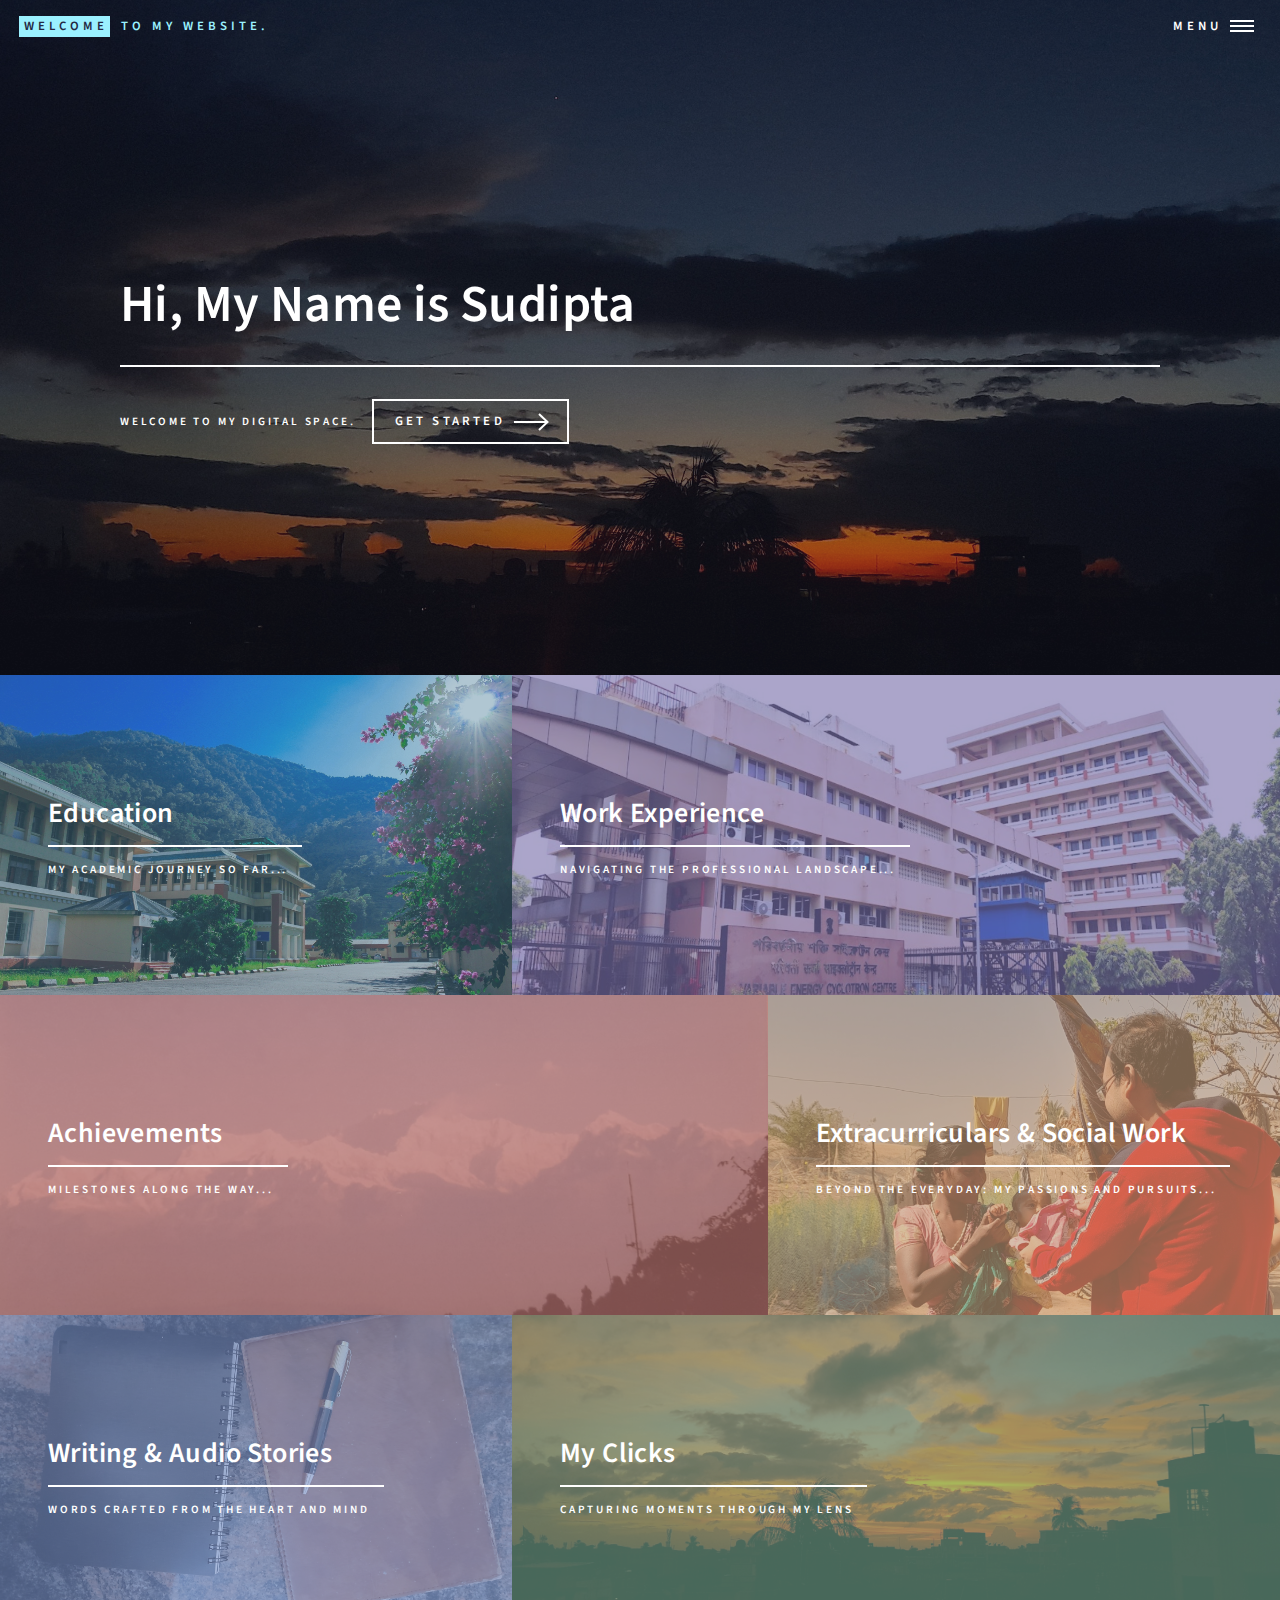
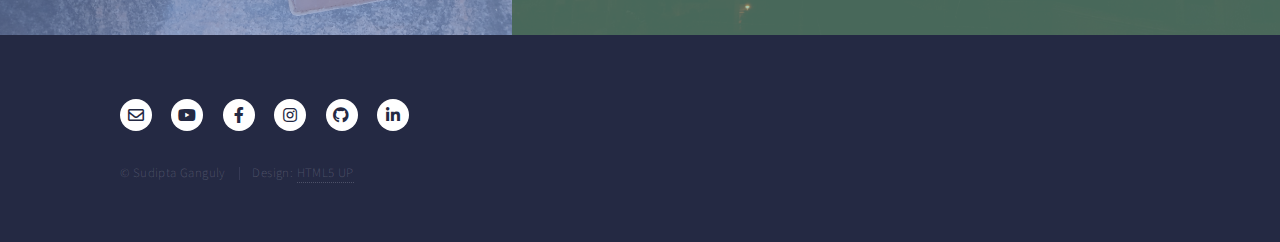
<file: index.html>
<!DOCTYPE HTML>
<!--
	Forty by HTML5 UP
	html5up.net | @ajlkn
	Free for personal and commercial use under the CCA 3.0 license (html5up.net/license)
-->
<html>
	<head>
		<title>Sudipta Ganguly</title>
		<meta charset="utf-8" />
		<meta name="viewport" content="width=device-width, initial-scale=1, user-scalable=no" />
		<link rel="stylesheet" href="assets/css/main.css" />
		<noscript><link rel="stylesheet" href="assets/css/noscript.css" /></noscript>
	</head>
	<body class="is-preload">

		<!-- Wrapper -->
			<div id="wrapper">

				<!-- Header -->
					<header id="header" class="alt">
						<a href="index.html" class="logo"><strong>Welcome</strong> <span>to My Website.</span></a>
						<nav>
							<a href="#menu">Menu</a>
						</nav>
					</header>
					
					
				<!-- Menu -->
					<nav id="menu">
						<ul class="links">
							<li><a href="education.html">Education</a></li>
							<li><a href="workex.html">Work Experience</a></li>
							<li><a href="writing.html">Writings</a></li>
							<li><a href="extracurricular.html">Extracurriculars</a></li>
							<li><a href="photos.html">My Clicks</a></li>
							<li><a href="achievements.html">My Achievements</a></li>							
						</ul>
						<ul class="actions stacked">
							<li><a href="index.html" class="button primary fit">Home</a></li>
						</ul>
					</nav>



				<!-- Banner -->
					<section id="banner" class="major">
						<div class="inner">
							<header class="major">
								<h1>Hi, My Name is Sudipta</h1>
							</header>
							<div class="content">
								<p>Welcome to my digital space.
								</p>
								<ul class="actions">
									<li><a href="#one" class="button next scrolly">Get Started</a></li>
								</ul>
							</div>
						</div>
					</section>

				<!-- Main -->
					<div id="main">

						<!-- One -->
							<section id="one" class="tiles">
								<article>
									<span class="image">
										<img src="images/pic01.jpg" alt="" />
									</span>
									<header class="major">
										<h3><a href="education.html" class="link">Education</a></h3>
										<p>My Academic Journey So Far...</p>
									</header>
								</article>
								<article>
									<span class="image">
										<img src="images/pic02.jpg" alt="" />
									</span>
									<header class="major">
										<h3><a href="workex.html" class="link">Work Experience</a></h3>
										<p>Navigating the Professional Landscape...</p>
									</header>
								</article>
								<article>
									<span class="image">
										<img src="images/pic03.jpg" alt="" />
									</span>
									<header class="major">
										<h3><a href="achievements.html" class="link">Achievements</a></h3>
										<p>Milestones Along the Way...</p>
									</header>
								</article>
								<article>
									<span class="image">
										<img src="images/pic04.jpg" alt="" />
									</span>
									<header class="major">
										<h3><a href="extracurricular.html" class="link">Extracurriculars & Social Work</a></h3>
										<p>Beyond the Everyday: My Passions and Pursuits...</p>
									</header>
								</article>
								<article>
									<span class="image">
										<img src="images/pic05.jpg" alt="" />
									</span>
									<header class="major">
										<h3><a href="writing.html" class="link">Writing & Audio Stories</a></h3>
										<p>Words Crafted from the Heart and Mind</p>
									</header>
								</article>
								<article>
									<span class="image">
										<img src="images/pic06.jpg" alt="" />
									</span>
									<header class="major">
										<h3><a href="photos.html" class="link">My Clicks</a></h3>
										<p>Capturing Moments Through My Lens</p>
									</header>
								</article>
							</section>

						<!-- Two -- // unceomment this section for youtube> 
						<!--	<section id="two">
								<div class="inner">
									<header class="major">
										<h2>My Youtube Channel</h2>
									</header>
									<p>Welcome to my Youtube Channel, here I post content about Sciene, AI, Technological Breakthroughs, Business and Geopolitical Insights</p>
									<ul class="actions">
										<li><a href="" target="_blank"" class="button next">Take Me There</a></li>
									</ul>
								</div>
							</section>
						-->
					</div>

<footer id="footer">
    <div class="inner">
        <ul class="icons">
            <li><a href="mailto:sudiptag849@gmail.com" class="icon alt fa-envelope" target="_blank"><span class="label">Email</span></a></li>
            <li><a href="https://youtube.com/playlist?list=PL3vL2Y47rrtAq35EAPU45-gn4xJ8Vz2QS&feature=shared" class="icon brands alt fa-youtube" target="_blank"><span class="label">YouTube</span></a></li>
            <li><a href="https://www.facebook.com/sudipta.ganguly.963" class="icon brands alt fa-facebook-f" target="_blank"><span class="label">Facebook</span></a></li>
            <li><a href="https://www.instagram.com/sganguly101/" class="icon brands alt fa-instagram" target="_blank"><span class="label">Instagram</span></a></li>
            <li><a href="https://github.com/Sganguly2" class="icon brands alt fa-github" target="_blank"><span class="label">GitHub</span></a></li>
            <li><a href="https://www.linkedin.com/in/sudipta-ganguly99/" class="icon brands alt fa-linkedin-in" target="_blank"><span class="label">LinkedIn</span></a></li>
        <!-- add this for resume    <li><a href="https://docs.google.com/document/d/1P0CdvogqtMxqIQnjME8RrxmCsVc4De8dt_cw5PGFONY/edit?usp=sharing" class="icon brands alt fa-google-drive" target="_blank"><span class="label">Google Drive</span></a></li>  -->
     	<!--	<li><a href="index.html" class="icon brands alt fa-twitter"><span class="label">Twitter</span></a></li> -->

            
        </ul>
        <ul class="copyright">
            <li>&copy; Sudipta Ganguly</li><li>Design: <a href="https://html5up.net">HTML5 UP</a></li>
        </ul>
    </div>
</footer>



			</div>

		<!-- Scripts -->
			<script src="assets/js/jquery.min.js"></script>
			<script src="assets/js/jquery.scrolly.min.js"></script>
			<script src="assets/js/jquery.scrollex.min.js"></script>
			<script src="assets/js/browser.min.js"></script>
			<script src="assets/js/breakpoints.min.js"></script>
			<script src="assets/js/util.js"></script>
			<script src="assets/js/main.js"></script>

	</body>
</html>
</file>
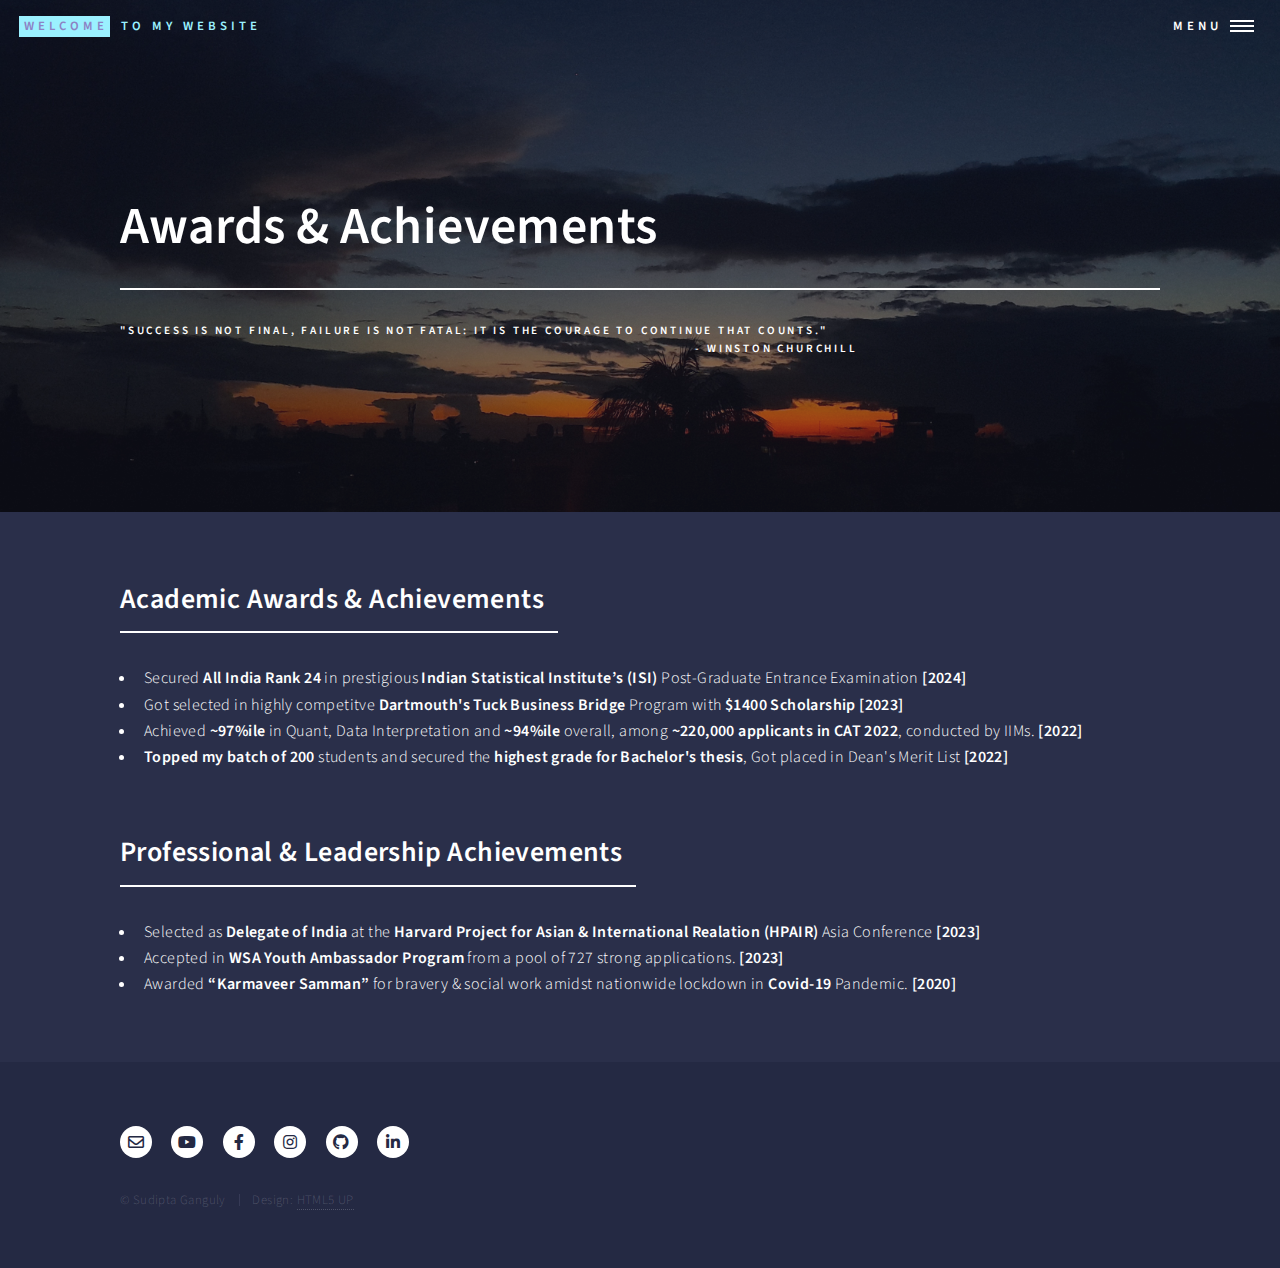
<file: achievements.html>
<!DOCTYPE HTML>
<!--
	Forty by HTML5 UP
	html5up.net | @ajlkn
	Free for personal and commercial use under the CCA 3.0 license (html5up.net/license)
-->
<html>
	<head>
		<title>Sudipta - Achievements</title>
		<meta charset="utf-8" />
		<meta name="viewport" content="width=device-width, initial-scale=1, user-scalable=no" />
		<link rel="stylesheet" href="assets/css/main.css" />
		<noscript><link rel="stylesheet" href="assets/css/noscript.css" /></noscript>
	</head>
	<body class="is-preload">

		<!-- Wrapper -->
			<div id="wrapper">

				<!-- Header -->
				<!-- Note: The "styleN" class below should match that of the banner element. -->
					<header id="header" class="alt style2">
						<a href="index.html" class="logo"><strong>Welcome</strong> <span>to My Website</span></a>
						<nav>
							<a href="#menu">Menu</a>
						</nav>
					</header>


				<!-- Menu -->
					<nav id="menu">
						<ul class="links">
							<li><a href="education.html">Education</a></li>
							<li><a href="workex.html">Work Experience</a></li>
							<li><a href="writing.html">Writings</a></li>
							<li><a href="extracurricular.html">Extracurriculars</a></li>
							<li><a href="photos.html">My Clicks</a></li>
							<li><a href="achievements.html">My Achievements</a></li>							
						</ul>
						<ul class="actions stacked">
							<li><a href="index.html" class="button primary fit">Home</a></li>
						</ul>
					</nav>


				<!-- Banner -->
				<!-- Note: The "styleN" class below should match that of the header element. -->
					<section id="banner"> <!-- write [section id="banner" class="style2"] instead to transform into another image with transition, style2 image defined in main.css'!-->
						<div class="inner">
							<span class="image">
								<img src="images/pic07.jpg" alt="" />
							</span>
							<header class="major">
								<h1>Awards & Achievements</h1>
							</header>
							<div class="content">
								<p>"Success is not final, failure is not fatal: It is the courage to continue that counts."<br/>
								&emsp;&emsp;&emsp;&emsp;&emsp;&emsp;&emsp;&emsp;&emsp;&emsp;&emsp;&emsp;&emsp;&emsp;&emsp;&emsp;&emsp;&emsp;&emsp;&emsp;&emsp;&emsp;&emsp;&emsp;&emsp;&emsp;&emsp;&emsp;
								&emsp;&emsp;&emsp;&emsp;&emsp;&emsp;&emsp;&emsp;&emsp;&emsp;&emsp;&emsp;&emsp; - Winston Churchill </p>
							</div>
						</div>
					</section>

				<!-- Main -->
					<div id="main">

						<!-- One -->
							<section id="one">
							   <div class="inner">
								  <header class="major">
								    <h2>Academic Awards & Achievements</h2>
									  </header>
									<ul>
										<li>Secured <b>All India Rank 24</b> in prestigious <b>Indian Statistical Institute’s (ISI) </b>Post-Graduate Entrance Examination <b>[2024]</b></li>
										<li>Got selected in highly competitve <b>Dartmouth's Tuck Business Bridge</b> Program with <b>$1400 Scholarship</b> <b>[2023]</b></li>
										<li>Achieved <b>~97%ile </b>in Quant, Data Interpretation and <b>~94%ile</b> overall, among <b>~220,000 applicants in CAT 2022</b>, conducted by IIMs. <b>[2022]</b></li>
										<li><b>Topped my batch of 200</b> students and secured the <b>highest grade for Bachelor's thesis</b>, Got placed in Dean's Merit List <b>[2022]</b></li> 
									</ul>
									
									<br>
									
									<div class="inner">
								  <header class="major">
								    <h2>Professional & Leadership Achievements</h2>
									  </header>
									<ul>
										<li>Selected as <b>Delegate of India</b> at the <b>Harvard Project for Asian & International Realation (HPAIR)</b> Asia Conference <b>[2023]</b></li>
										<li>Accepted in <b>WSA Youth Ambassador Program</b> from a pool of 727 strong applications. <b>[2023]</b></li>
										<li>Awarded <b>“Karmaveer Samman”</b> for bravery & social work amidst nationwide lockdown in <b>Covid-19</b> Pandemic. <b>[2020]</b></li>
									</ul>
									</div>
							 </section>
						</div>	 

<footer id="footer">
    <div class="inner">
        <ul class="icons">
            <li><a href="mailto:sudiptag849@gmail.com" class="icon alt fa-envelope" target="_blank"><span class="label">Email</span></a></li>
            <li><a href="https://youtube.com/playlist?list=PL3vL2Y47rrtAq35EAPU45-gn4xJ8Vz2QS&feature=shared" class="icon brands alt fa-youtube" target="_blank"><span class="label">YouTube</span></a></li>
            <li><a href="https://www.facebook.com/sudipta.ganguly.963" class="icon brands alt fa-facebook-f" target="_blank"><span class="label">Facebook</span></a></li>
            <li><a href="https://www.instagram.com/sganguly101/" class="icon brands alt fa-instagram" target="_blank"><span class="label">Instagram</span></a></li>
            <li><a href="https://github.com/Sganguly2" class="icon brands alt fa-github" target="_blank"><span class="label">GitHub</span></a></li>
            <li><a href="https://www.linkedin.com/in/sudipta-ganguly99/" class="icon brands alt fa-linkedin-in" target="_blank"><span class="label">LinkedIn</span></a></li>
     	<!--	<li><a href="index.html" class="icon brands alt fa-twitter"><span class="label">Twitter</span></a></li> -->

        </ul>
        <ul class="copyright">
            <li>&copy; Sudipta Ganguly</li><li>Design: <a href="https://html5up.net">HTML5 UP</a></li>
        </ul>
    </div>
</footer>

			</div>

		<!-- Scripts -->
			<script src="assets/js/jquery.min.js"></script>
			<script src="assets/js/jquery.scrolly.min.js"></script>
			<script src="assets/js/jquery.scrollex.min.js"></script>
			<script src="assets/js/browser.min.js"></script>
			<script src="assets/js/breakpoints.min.js"></script>
			<script src="assets/js/util.js"></script>
			<script src="assets/js/main.js"></script>

	</body>
</html>
</file>
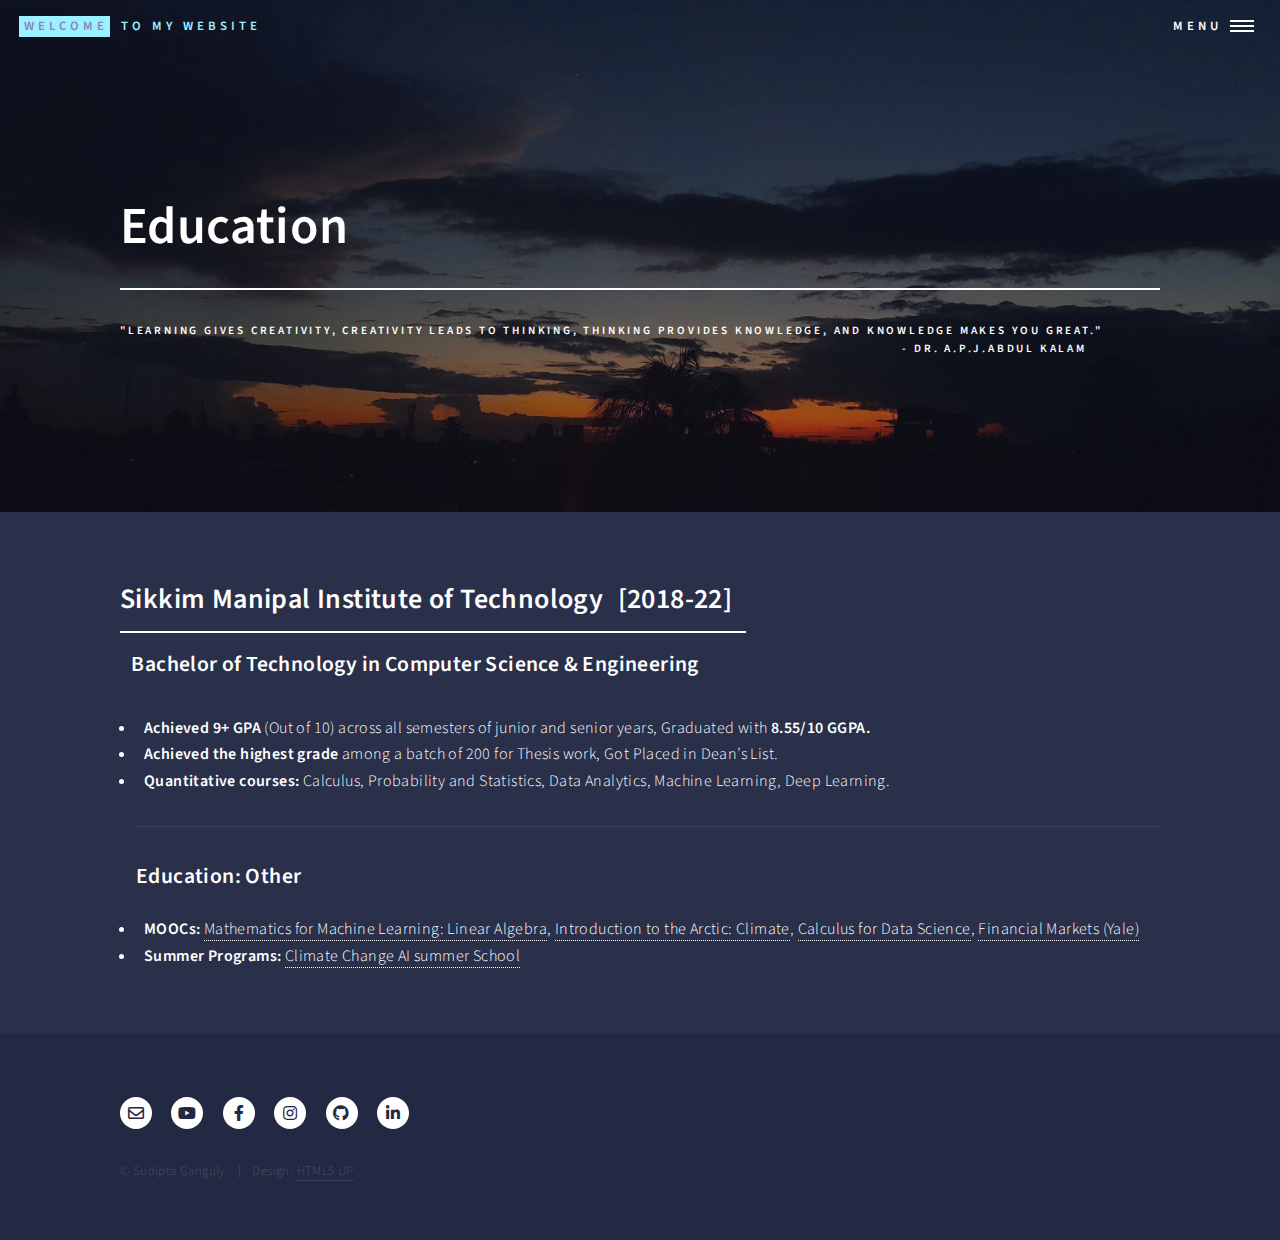
<file: education.html>
<!DOCTYPE HTML>
<!--
	Forty by HTML5 UP
	html5up.net | @ajlkn
	Free for personal and commercial use under the CCA 3.0 license (html5up.net/license)
-->
<html>
	<head>
		<title>Sudipta - Education</title>
		<meta charset="utf-8" />
		<meta name="viewport" content="width=device-width, initial-scale=1, user-scalable=no" />
		<link rel="stylesheet" href="assets/css/main.css" />
		<noscript><link rel="stylesheet" href="assets/css/noscript.css" /></noscript>
	</head>
	<body class="is-preload">

		<!-- Wrapper -->
			<div id="wrapper">

				<!-- Header -->
				<!-- Note: The "styleN" class below should match that of the banner element. -->
					<header id="header" class="alt style2">
						<a href="index.html" class="logo"><strong>Welcome</strong> <span>to My Website</span></a>
						<nav>
							<a href="#menu">Menu</a>
						</nav>
					</header>


				<!-- Menu -->
					<nav id="menu">
						<ul class="links">
							<li><a href="education.html">Education</a></li>
							<li><a href="workex.html">Work Experience</a></li>
							<li><a href="writing.html">Writings</a></li>
							<li><a href="extracurricular.html">Extracurriculars</a></li>
							<li><a href="photos.html">My Clicks</a></li>
							<li><a href="achievements.html">My Achievements</a></li>							
						</ul>
						<ul class="actions stacked">
							<li><a href="index.html" class="button primary fit">Home</a></li>
						</ul>
					</nav>


				<!-- Banner -->
				<!-- Note: The "styleN" class below should match that of the header element. -->
					<section id="banner"> <!-- write [section id="banner" class="style2"] instead to transform into another image with transition, style2 image defined in main.css'!-->
						<div class="inner">
							<span class="image">
								<img src="images/pic07.jpg" alt="" />
							</span>
							<header class="major">
								<h1>Education</h1>
							</header>
							<div class="content">
								<p>"Learning gives creativity, creativity leads to thinking, thinking provides knowledge, and knowledge makes you great."<br />
								&emsp;&emsp;&emsp;&emsp;&emsp;&emsp;&emsp;&emsp;&emsp;&emsp;&emsp;&emsp;&emsp;&emsp;&emsp;&emsp;&emsp;&emsp;&emsp;&emsp;&emsp;&emsp;&emsp;&emsp;&emsp;&emsp;&emsp;&emsp;
								&emsp;&emsp;&emsp;&emsp;&emsp;&emsp;&emsp;&emsp;&emsp;&emsp;&emsp;&emsp;&emsp;&emsp;&emsp;&emsp;&emsp;&emsp;&emsp;&emsp;&emsp;&emsp;&emsp;&emsp;&emsp;&emsp;&emsp;&emsp; - Dr. A.P.J.Abdul Kalam</p>
							</div>
						</div>
					</section>

				<!-- Main -->
					<div id="main">

						<!-- One -->
							<section id="one">
								<div class="inner">
									<header class="major">
										<h2>Sikkim Manipal Institute of Technology&ensp;[2018-22]</h2>
									<h3>&ensp;Bachelor of Technology in Computer Science & Engineering</h3>
								</header>
									<ul>
										<li><b>Achieved 9+ GPA</b></a> (Out of 10) across all semesters of junior and senior years, Graduated with <b> 8.55/10 GGPA. </b> </li>
										<li><b>Achieved the highest grade</b> among a batch of 200 for Thesis work, Got Placed in Dean’s List. </li>
										<li><b>Quantitative courses:</b> Calculus, Probability and Statistics, Data Analytics, Machine Learning, Deep Learning. </li>
										<hr>
										<h3>Education: Other</h3>
										<li><b>MOOCs: </b><a href="https://coursera.org/share/74fa3073c9bf6745471c5c9f31d406b7" target="_blank">Mathematics for Machine Learning: Linear Algebra</a>, <a href="https://coursera.org/share/f183d0dc176fde824ceea25306582fc7" target="_blank">Introduction to the Arctic: Climate</a>,
										<a href="https://www.coursera.org/account/accomplishments/certificate/VSD9AJEVFYHD" target="_blank"> Calculus for Data Science</a>, <a href="https://www.coursera.org/account/accomplishments/certificate/VMXVAF3KB74J" target="_blank"> Financial Markets (Yale)</a></li>
										<li><b>Summer Programs:</b> <a href="https://drive.google.com/file/d/116ToDsBTHXgcVo8qifWwh_VanNJQWji6/view?usp=sharing" target="_blank">Climate Change AI summer School </a></li> 
								</ul>
 							</section>
						</div>

<footer id="footer">
    <div class="inner">
        <ul class="icons">
            <li><a href="mailto:sudiptag849@gmail.com" class="icon alt fa-envelope" target="_blank"><span class="label">Email</span></a></li>
            <li><a href="https://youtube.com/playlist?list=PL3vL2Y47rrtAq35EAPU45-gn4xJ8Vz2QS&feature=shared" class="icon brands alt fa-youtube" target="_blank"><span class="label">YouTube</span></a></li>
            <li><a href="https://www.facebook.com/sudipta.ganguly.963" class="icon brands alt fa-facebook-f" target="_blank"><span class="label">Facebook</span></a></li>
            <li><a href="https://www.instagram.com/sganguly101/" class="icon brands alt fa-instagram" target="_blank"><span class="label">Instagram</span></a></li>
            <li><a href="https://github.com/Sganguly2" class="icon brands alt fa-github" target="_blank"><span class="label">GitHub</span></a></li>
            <li><a href="https://www.linkedin.com/in/sudipta-ganguly99/" class="icon brands alt fa-linkedin-in" target="_blank"><span class="label">LinkedIn</span></a></li>
     	<!--	<li><a href="index.html" class="icon brands alt fa-twitter"><span class="label">Twitter</span></a></li> -->

        </ul>
        <ul class="copyright">
            <li>&copy; Sudipta Ganguly</li><li>Design: <a href="https://html5up.net">HTML5 UP</a></li>
        </ul>
    </div>
</footer>

			</div>

		<!-- Scripts -->
			<script src="assets/js/jquery.min.js"></script>
			<script src="assets/js/jquery.scrolly.min.js"></script>
			<script src="assets/js/jquery.scrollex.min.js"></script>
			<script src="assets/js/browser.min.js"></script>
			<script src="assets/js/breakpoints.min.js"></script>
			<script src="assets/js/util.js"></script>
			<script src="assets/js/main.js"></script>

	</body>
</html>
</file>
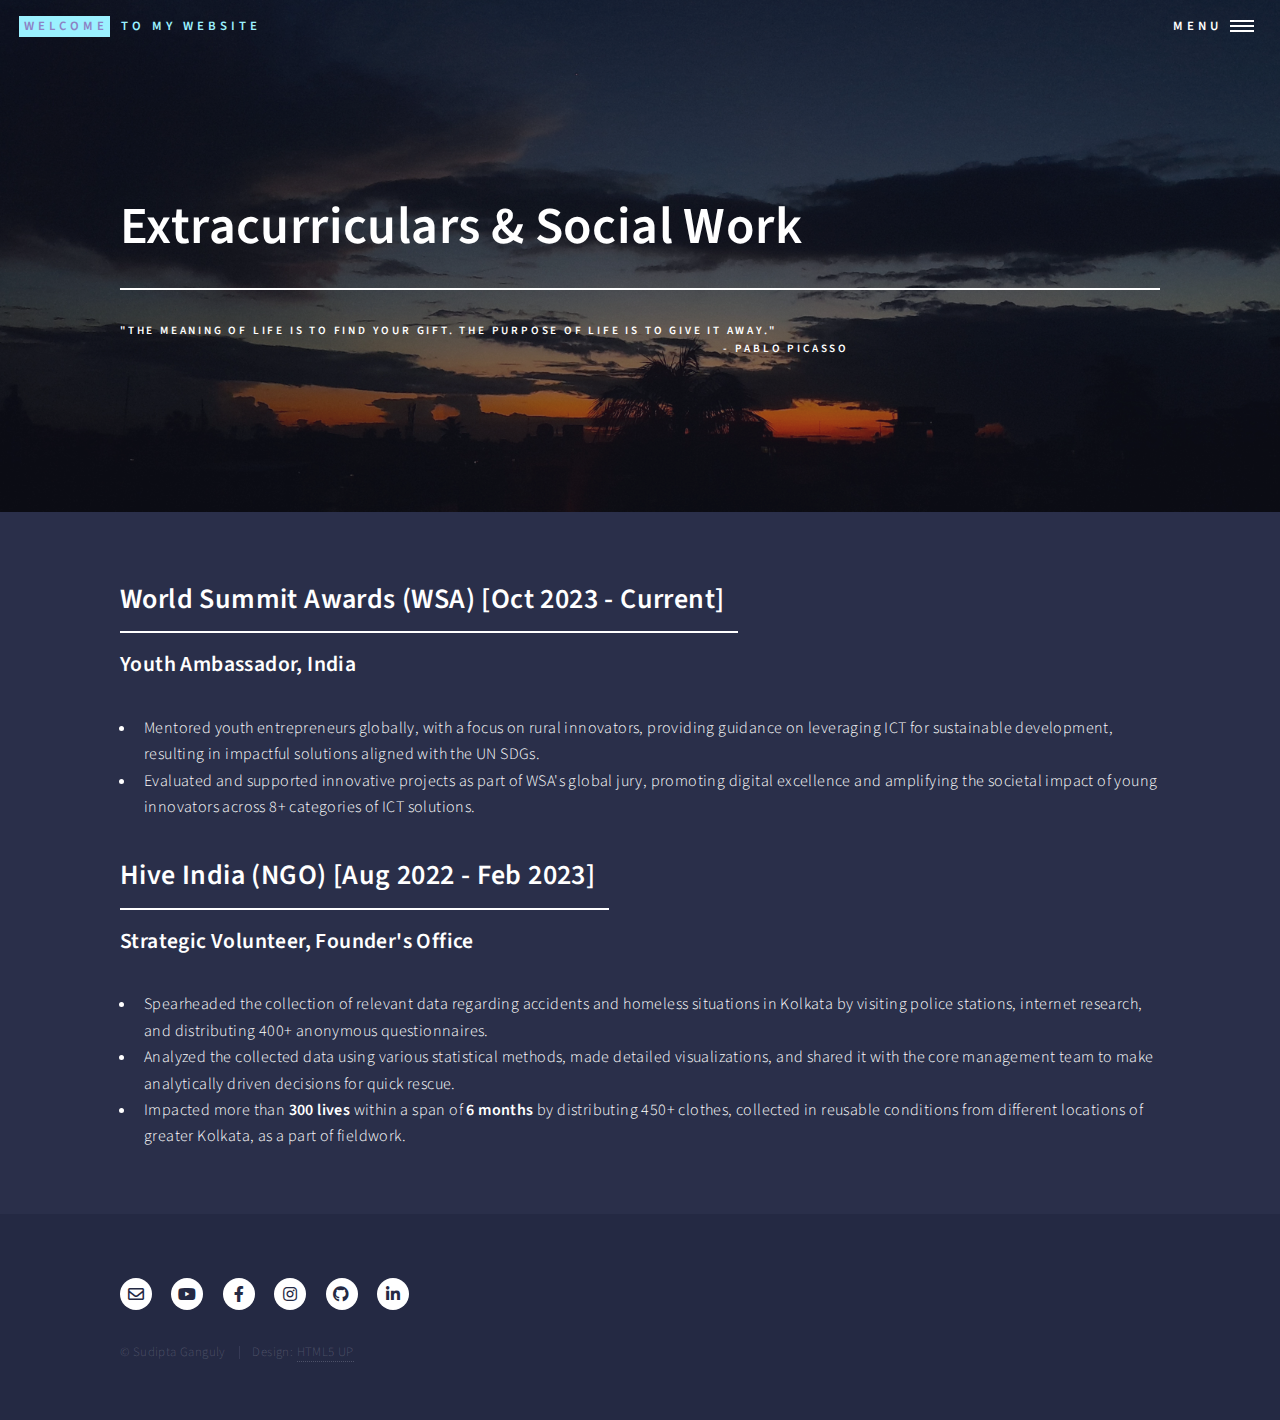
<file: extracurricular.html>
<!DOCTYPE HTML>
<!--
	Forty by HTML5 UP
	html5up.net | @ajlkn
	Free for personal and commercial use under the CCA 3.0 license (html5up.net/license)
-->
<html>
	<head>
		<title>Sudipta - Extracurriculars</title>
		<meta charset="utf-8" />
		<meta name="viewport" content="width=device-width, initial-scale=1, user-scalable=no" />
		<link rel="stylesheet" href="assets/css/main.css" />
		<noscript><link rel="stylesheet" href="assets/css/noscript.css" /></noscript>
	</head>
	<body class="is-preload">

		<!-- Wrapper -->
			<div id="wrapper">

				<!-- Header -->
				<!-- Note: The "styleN" class below should match that of the banner element. -->
					<header id="header" class="alt style2">
						<a href="index.html" class="logo"><strong>Welcome</strong> <span>to My Website</span></a>
						<nav>
							<a href="#menu">Menu</a>
						</nav>
					</header>

				<!-- Menu -->
					<nav id="menu">
						<ul class="links">
							<li><a href="education.html">Education</a></li>
							<li><a href="workex.html">Work Experience</a></li>
							<li><a href="writing.html">Writings</a></li>
							<li><a href="extracurricular.html">Extracurriculars</a></li>
							<li><a href="photos.html">My Clicks</a></li>
							<li><a href="achievements.html">My Achievements</a></li>							
						</ul>
						<ul class="actions stacked">
							<li><a href="index.html" class="button primary fit">Home</a></li>
						</ul>
					</nav>



				<!-- Banner -->
				<!-- Note: The "styleN" class below should match that of the header element. -->
					<section id="banner"> <!-- write [section id="banner" class="style2"] instead to transform into another image with transition, style2 image defined in main.css'!-->
						<div class="inner">
							<span class="image">
								<img src="images/pic07.jpg" alt="" />
							</span>
							<header class="major">
								<h1>Extracurriculars & Social Work</h1>
							</header>
							<div class="content">
								<p>"The meaning of life is to find your gift. The purpose of life is to give it away."<br>
								&emsp;&emsp;&emsp;&emsp;&emsp;&emsp;&emsp;&emsp;&emsp;&emsp;&emsp;&emsp;&emsp;&emsp;&emsp;&emsp;&emsp;&emsp;&emsp;&emsp;&emsp;&emsp;&emsp;&emsp;&emsp;&emsp;&emsp;&emsp;
								&emsp;&emsp;&emsp;&emsp;&emsp;&emsp;&emsp;&emsp;&emsp;&emsp;&emsp;&emsp;&emsp;&emsp;&emsp; - Pablo Picasso</p>
							</div>
						</div>
					</section>

				<!-- Main -->
					<div id="main">

						<!-- One -->
	<section id="one">
		<div class="inner">
			<header class="major">
				<h2><a href="https://wsa-global.org/person/sudipta-ganguly/" target="_blank">World Summit Awards (WSA) [Oct 2023 - Current]</h2>
				<h3>Youth Ambassador, India</a></h3>
			</header>
        
        
			<ul>
				<li>Mentored youth entrepreneurs globally, with a focus on rural innovators, providing guidance on leveraging ICT for sustainable development, resulting in impactful solutions aligned with the UN SDGs.</li>
				<li>Evaluated and supported innovative projects as part of WSA's global jury, promoting digital excellence and amplifying the societal impact of young innovators across 8+ categories of ICT solutions.</li>
			</ul>
	
			
			<header class="major">
				<h2>Hive India (NGO) [Aug 2022 - Feb 2023]</h2>
				<h3>Strategic Volunteer, Founder's Office</h3>
			</header>
        
        
			<ul>
				<li>Spearheaded the collection of relevant data regarding accidents and homeless situations in Kolkata by visiting police stations, internet research, and distributing 400+ anonymous questionnaires.</li>
				<li>Analyzed the collected data using various statistical methods, made detailed visualizations, and shared it with the core management team to make analytically driven decisions for quick rescue.</li>
				<li>Impacted more than <b>300 lives</b> within a span of <b>6 months</b> by distributing 450+ clothes, collected in reusable conditions from different locations of greater Kolkata, as a part of fieldwork.</li>
				
		<!--  Write this text only if you want     
         <br><hr>   
          <p>
            Description of what you did in Hive India.</b> <br><br>
		</p>
	-->            

			</ul>
		</div>
		
	</section>

					</div>

<footer id="footer">
    <div class="inner">
        <ul class="icons">
            <li><a href="mailto:sudiptag849@gmail.com" class="icon alt fa-envelope" target="_blank"><span class="label">Email</span></a></li>
            <li><a href="https://youtube.com/playlist?list=PL3vL2Y47rrtAq35EAPU45-gn4xJ8Vz2QS&feature=shared" class="icon brands alt fa-youtube" target="_blank"><span class="label">YouTube</span></a></li>
            <li><a href="https://www.facebook.com/sudipta.ganguly.963" class="icon brands alt fa-facebook-f" target="_blank"><span class="label">Facebook</span></a></li>
            <li><a href="https://www.instagram.com/sganguly101/" class="icon brands alt fa-instagram" target="_blank"><span class="label">Instagram</span></a></li>
            <li><a href="https://github.com/Sganguly2" class="icon brands alt fa-github" target="_blank"><span class="label">GitHub</span></a></li>
            <li><a href="https://www.linkedin.com/in/sudipta-ganguly99/" class="icon brands alt fa-linkedin-in" target="_blank"><span class="label">LinkedIn</span></a></li>
     	<!--	<li><a href="index.html" class="icon brands alt fa-twitter"><span class="label">Twitter</span></a></li> -->

        </ul>
        <ul class="copyright">
            <li>&copy; Sudipta Ganguly</li><li>Design: <a href="https://html5up.net">HTML5 UP</a></li>
        </ul>
    </div>
</footer>

			</div>

		<!-- Scripts -->
			<script src="assets/js/jquery.min.js"></script>
			<script src="assets/js/jquery.scrolly.min.js"></script>
			<script src="assets/js/jquery.scrollex.min.js"></script>
			<script src="assets/js/browser.min.js"></script>
			<script src="assets/js/breakpoints.min.js"></script>
			<script src="assets/js/util.js"></script>
			<script src="assets/js/main.js"></script>

	</body>
</html>
</file>
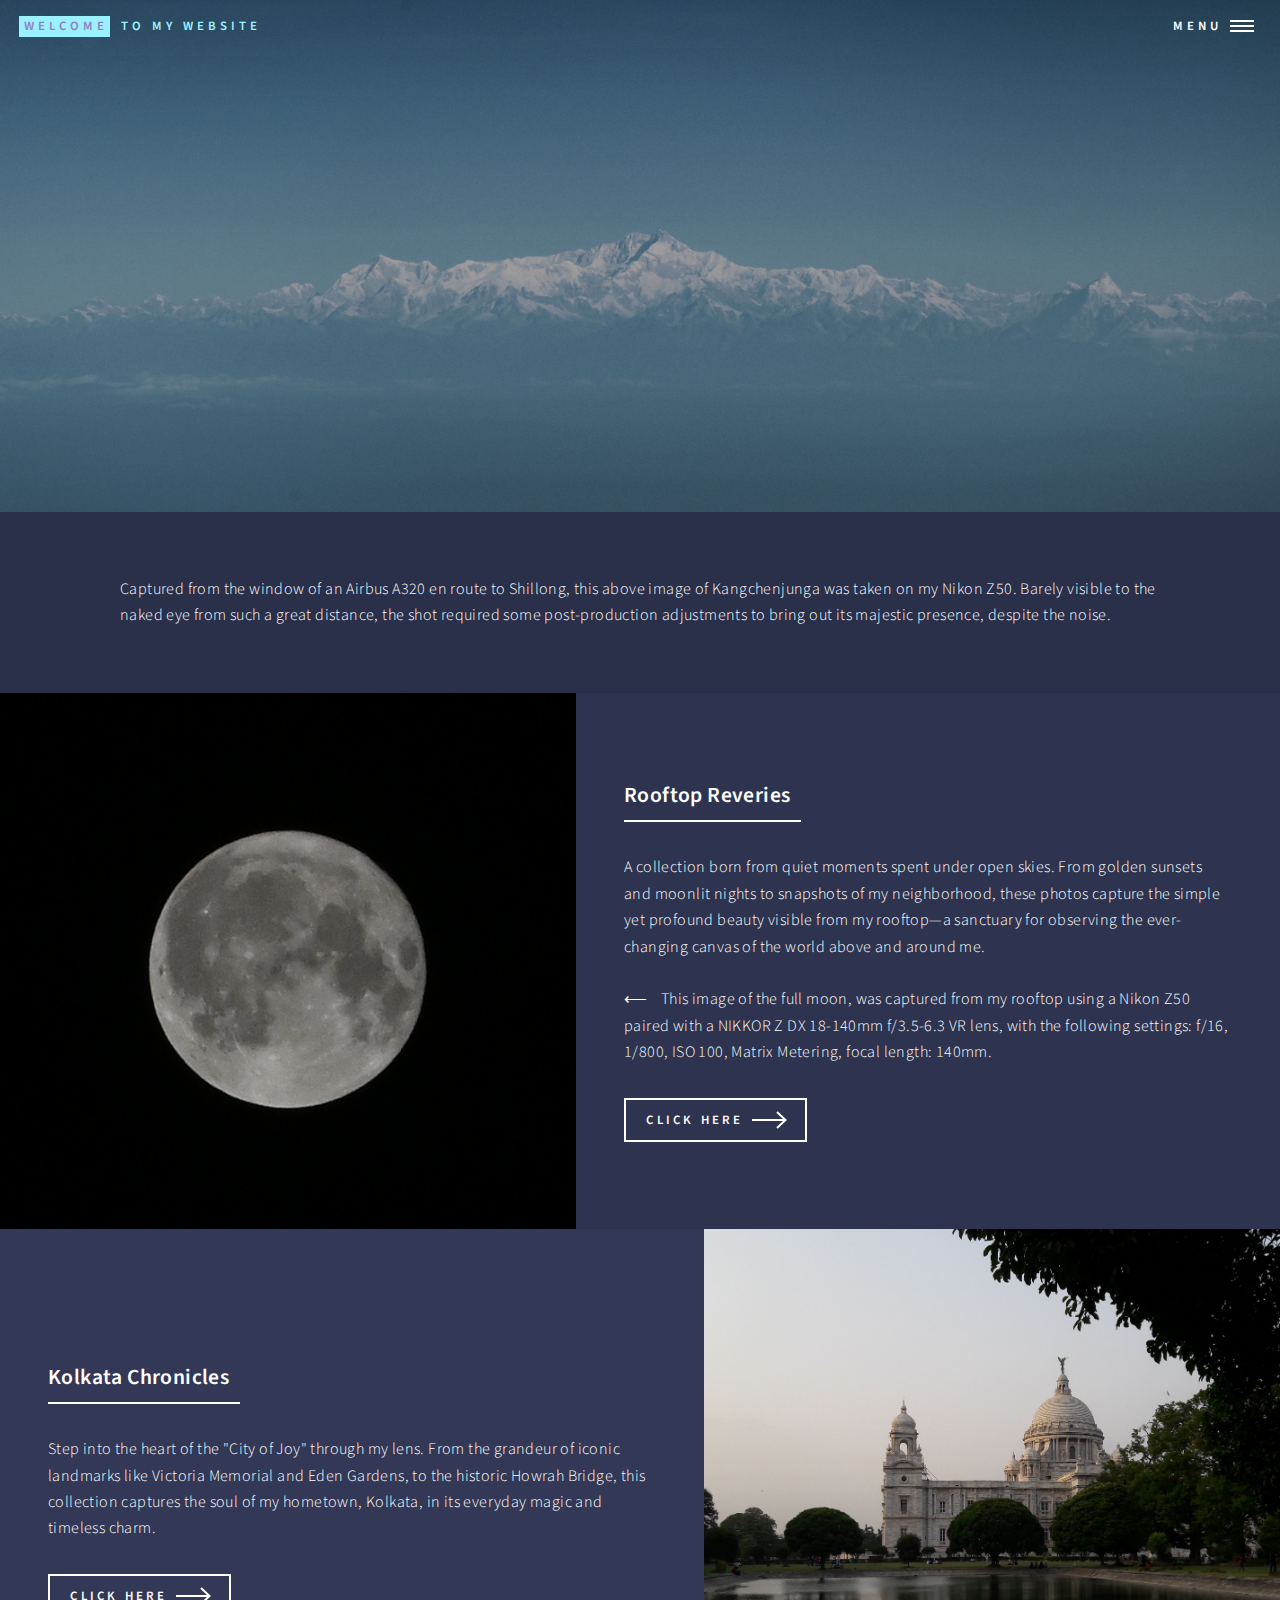
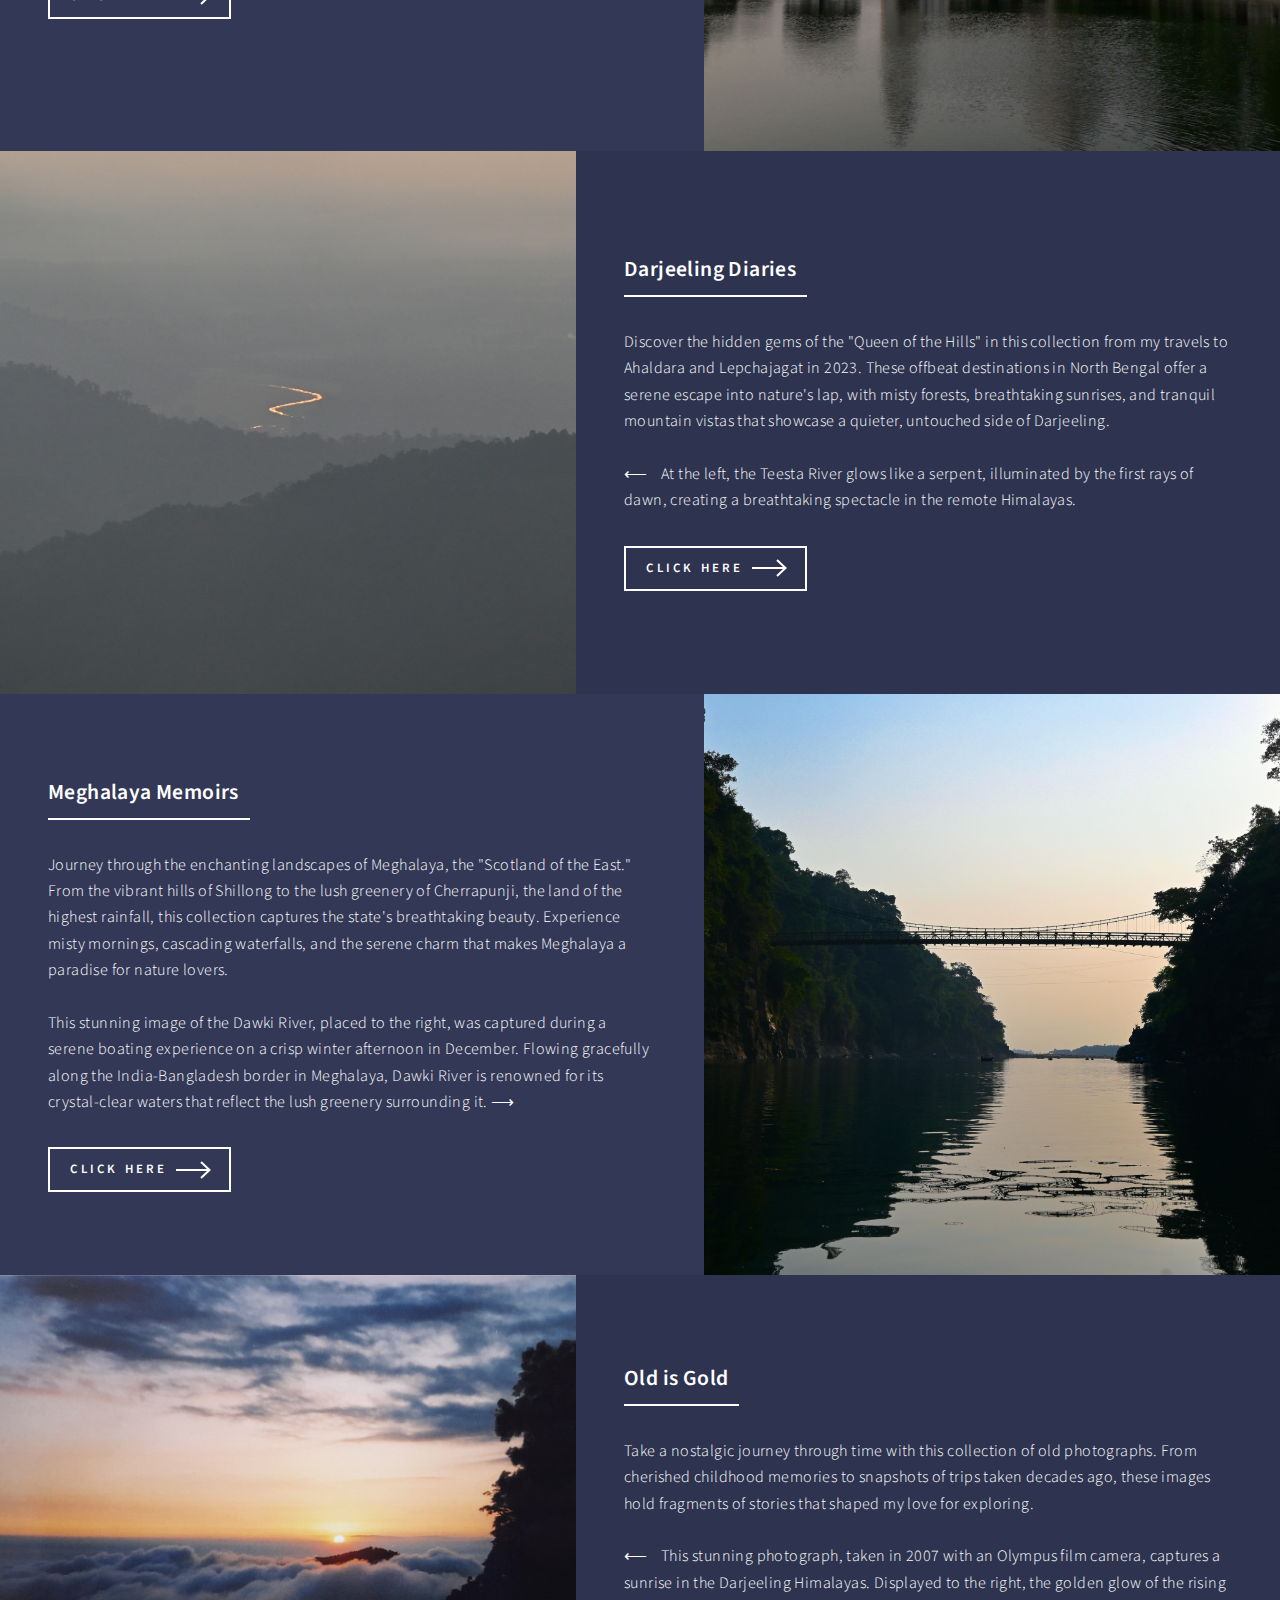
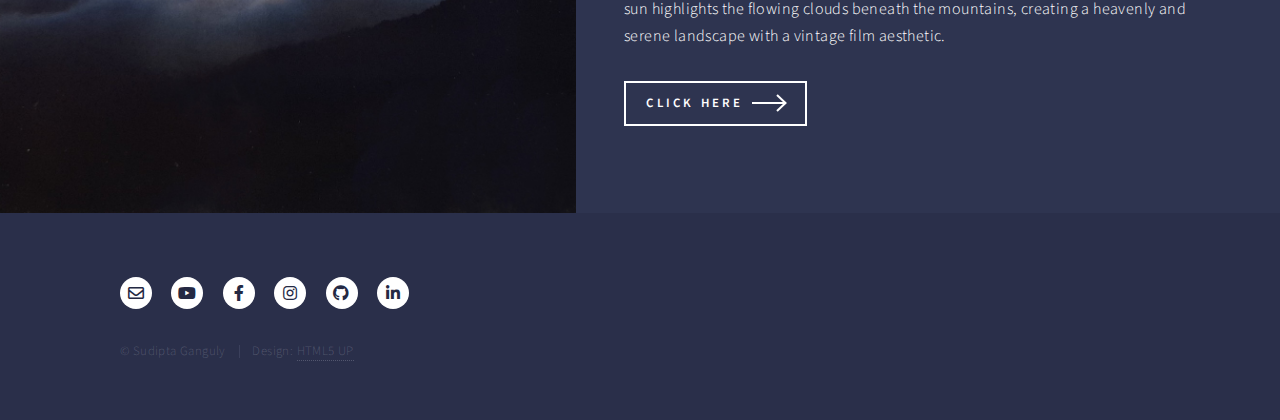
<file: photos.html>
<!DOCTYPE HTML>
<!--
	Forty by HTML5 UP
	html5up.net | @ajlkn
	Free for personal and commercial use under the CCA 3.0 license (html5up.net/license)
-->
<html>
	<head>
		<title>Sudipta - Photos</title>
		<meta charset="utf-8" />
		<meta name="viewport" content="width=device-width, initial-scale=1, user-scalable=no" />
		<link rel="stylesheet" href="assets/css/main.css" />
		<noscript><link rel="stylesheet" href="assets/css/noscript.css" /></noscript>
	</head>
	<body class="is-preload">

		<!-- Wrapper -->
			<div id="wrapper">

				<!-- Header -->
				<!-- Note: The "styleN" class below should match that of the banner element. -->
					<header id="header" class="alt style2">
						<a href="index.html" class="logo"><strong>Welcome</strong> <span>to My Website</span></a>
						<nav>
							<a href="#menu">Menu</a>
						</nav>
					</header>

				<!-- Menu -->
					<nav id="menu">
						<ul class="links">
							<li><a href="education.html">Education</a></li>
							<li><a href="workex.html">Work Experience</a></li>
							<li><a href="writing.html">Writings</a></li>
							<li><a href="extracurricular.html">Extracurriculars</a></li>
							<li><a href="photos.html">My Clicks</a></li>
							<li><a href="achievements.html">My Achievements</a></li>							
						</ul>
						<ul class="actions stacked">
							<li><a href="index.html" class="button primary fit">Home</a></li>
						</ul>
					</nav>

				<!-- Banner -->
				<!-- Note: The "styleN" class below should match that of the header element. -->
					<section id="banner2" class="style2">
						<div class="inner">

							
						</div>
					</section>

				<!-- Main -->
					<div id="main">

						<!-- One -->
							<section id="one">
								<div class="inner">
									<p>Captured from the window of an Airbus A320 en route to Shillong, this above image of Kangchenjunga was taken on my Nikon Z50. Barely visible to the naked eye from such a great distance, the shot required some post-production adjustments to bring out its majestic presence, despite the noise.</p>
								</div>
							</section>

						<!-- Two -->
							<section id="two" class="spotlights">
								
								
								
								<section>
									<a href="generic.html" class="image">
										<img src="images/rooftop.jpg" alt="" data-position="top center" />
									</a>
									<div class="content">
										<div class="inner">
											<header class="major">
												<h3>Rooftop Reveries</h3>
											</header>
											<p>A collection born from quiet moments spent under open skies. From golden sunsets and moonlit nights to snapshots of my neighborhood, these photos capture the simple yet profound beauty visible from my rooftop—a sanctuary for observing the ever-changing canvas of the world above and around me.<br><br>
											&#x27F5; &nbsp;&nbsp; This image of the full moon, was captured from my rooftop using a Nikon Z50 paired with a NIKKOR Z DX 18-140mm f/3.5-6.3 VR lens, with the following settings: f/16, 1/800, ISO 100, Matrix Metering, focal length: 140mm.</p>
											<ul class="actions">
												<li><a href="https://photos.app.goo.gl/4f21RMtSo8iWJLLW9" target="_blank"" class="button next">Click Here</a></li>
											</ul>
										</div>
									</div>
								</section>
									
								
								<section>
									<a href="generic.html" class="image">
										<img src="images/kolkata.jpg" alt="" data-position="center center" />
									</a>
									<div class="content">
										<div class="inner">
											<header class="major">
												<h3>Kolkata Chronicles</h3>
											</header>
											<p>Step into the heart of the "City of Joy" through my lens. From the grandeur of iconic landmarks like Victoria Memorial and Eden Gardens, to the historic Howrah Bridge, this collection captures the soul of my hometown, Kolkata, in its everyday magic and timeless charm.</p>
											<ul class="actions">
												<li><a href="https://photos.app.goo.gl/3fsyfW1aSQDPjmZY7" target="_blank"" class="button next">Click Here</a></li>
											</ul>
										</div>
									</div>
								</section>
								
								<section>
									<a href="generic.html" class="image">
										<img src="images/ahaldara.jpg" alt="" data-position="top center" />
									</a>
									<div class="content">
										<div class="inner">
											<header class="major">
												<h3>Darjeeling Diaries</h3>
											</header>
											<p>Discover the hidden gems of the "Queen of the Hills" in this collection from my travels to Ahaldara and Lepchajagat in 2023. These offbeat destinations in North Bengal offer a serene escape into nature's lap, with misty forests, breathtaking sunrises, and tranquil mountain vistas that showcase a quieter, untouched side of Darjeeling. <br><br>
											 &#x27F5; &nbsp;&nbsp; At the left, the Teesta River glows like a serpent, illuminated by the first rays of dawn, creating a breathtaking spectacle in the remote Himalayas.</p>
											<ul class="actions">
												<li><a href="https://photos.app.goo.gl/Hns7xVNAoCR6G46c8" target="_blank"" class="button next">Click Here</a></li>
											</ul>
										</div>
									</div>
								</section>
								
								<section>
									<a href="generic.html" class="image">
										<img src="images/shillong.jpg" alt="" data-position="25% 25%" />
									</a>
									<div class="content">
										<div class="inner">
											<header class="major">
												<h3>Meghalaya Memoirs</h3>
											</header>
											<p>Journey through the enchanting landscapes of Meghalaya, the "Scotland of the East." From the vibrant hills of Shillong to the lush greenery of Cherrapunji, the land of the highest rainfall, this collection captures the state's breathtaking beauty. Experience misty mornings, cascading waterfalls, and the serene charm that makes Meghalaya a paradise for nature lovers.<br><br>
											This stunning image of the Dawki River, placed to the right, was captured during a serene boating experience on a crisp winter afternoon in December. Flowing gracefully along the India-Bangladesh border in Meghalaya, Dawki River is renowned for its crystal-clear waters that reflect the lush greenery surrounding it. &#x27F6;</p>
											<ul class="actions">
												<li><a href="https://photos.app.goo.gl/huKsnER6jcZWwJ9t8" target="_blank"" class="button next">Click Here</a></li>
											</ul>
										</div>
									</div>
								</section>
							
							<section>
									<a href="generic.html" class="image">
										<img src="images/old.jpg" alt="" data-position="top center" />
									</a>
									<div class="content">
										<div class="inner">
											<header class="major">
												<h3>Old is Gold</h3>
											</header>
											<p>Take a nostalgic journey through time with this collection of old photographs. From cherished childhood memories to snapshots of trips taken decades ago, these images hold fragments of stories that shaped my love for exploring.<br><br>
											&#x27F5; &nbsp;&nbsp; This stunning photograph, taken in 2007 with an Olympus film camera, captures a sunrise in the Darjeeling Himalayas. Displayed to the right, the golden glow of the rising sun highlights the flowing clouds beneath the mountains, creating a heavenly and serene landscape with a vintage film aesthetic.</p>
											<ul class="actions">
												<li><a href="https://photos.app.goo.gl/VXC1Jyo5gJSEQVnQ7" target="_blank"" class="button next">Click Here</a></li>
											</ul>
										</div>
									</div>
								</section>
								
								
								
							</section>


						<!-- Three  // this section adds additional solid section
							<section id="three">
								<div class="inner">
									<header class="major">
										<h2>Massa libero</h2>
									</header>
									<p>lol.</p>
									<ul class="actions">
										<li><a href="generic.html" class="button next">Get Started</a></li>
									</ul>
								</div>
							</section>

					</div>  -->
					
					
					
					
					
<footer id="footer">
    <div class="inner">
        <ul class="icons">
            <li><a href="mailto:sudiptag849@gmail.com" class="icon alt fa-envelope" target="_blank"><span class="label">Email</span></a></li>
            <li><a href="https://youtube.com/playlist?list=PL3vL2Y47rrtAq35EAPU45-gn4xJ8Vz2QS&feature=shared" class="icon brands alt fa-youtube" target="_blank"><span class="label">YouTube</span></a></li>
            <li><a href="https://www.facebook.com/sudipta.ganguly.963" class="icon brands alt fa-facebook-f" target="_blank"><span class="label">Facebook</span></a></li>
            <li><a href="https://www.instagram.com/sganguly101/" class="icon brands alt fa-instagram" target="_blank"><span class="label">Instagram</span></a></li>
            <li><a href="https://github.com/Sganguly2" class="icon brands alt fa-github" target="_blank"><span class="label">GitHub</span></a></li>
            <li><a href="https://www.linkedin.com/in/sudipta-ganguly99/" class="icon brands alt fa-linkedin-in" target="_blank"><span class="label">LinkedIn</span></a></li>
     	<!--	<li><a href="index.html" class="icon brands alt fa-twitter"><span class="label">Twitter</span></a></li> -->

        </ul>
        <ul class="copyright">
            <li>&copy; Sudipta Ganguly</li><li>Design: <a href="https://html5up.net">HTML5 UP</a></li>
        </ul>
    </div>
</footer>


		<!-- Scripts -->
			<script src="assets/js/jquery.min.js"></script>
			<script src="assets/js/jquery.scrolly.min.js"></script>
			<script src="assets/js/jquery.scrollex.min.js"></script>
			<script src="assets/js/browser.min.js"></script>
			<script src="assets/js/breakpoints.min.js"></script>
			<script src="assets/js/util.js"></script>
			<script src="assets/js/main.js"></script>

	</body>
</html>
</file>
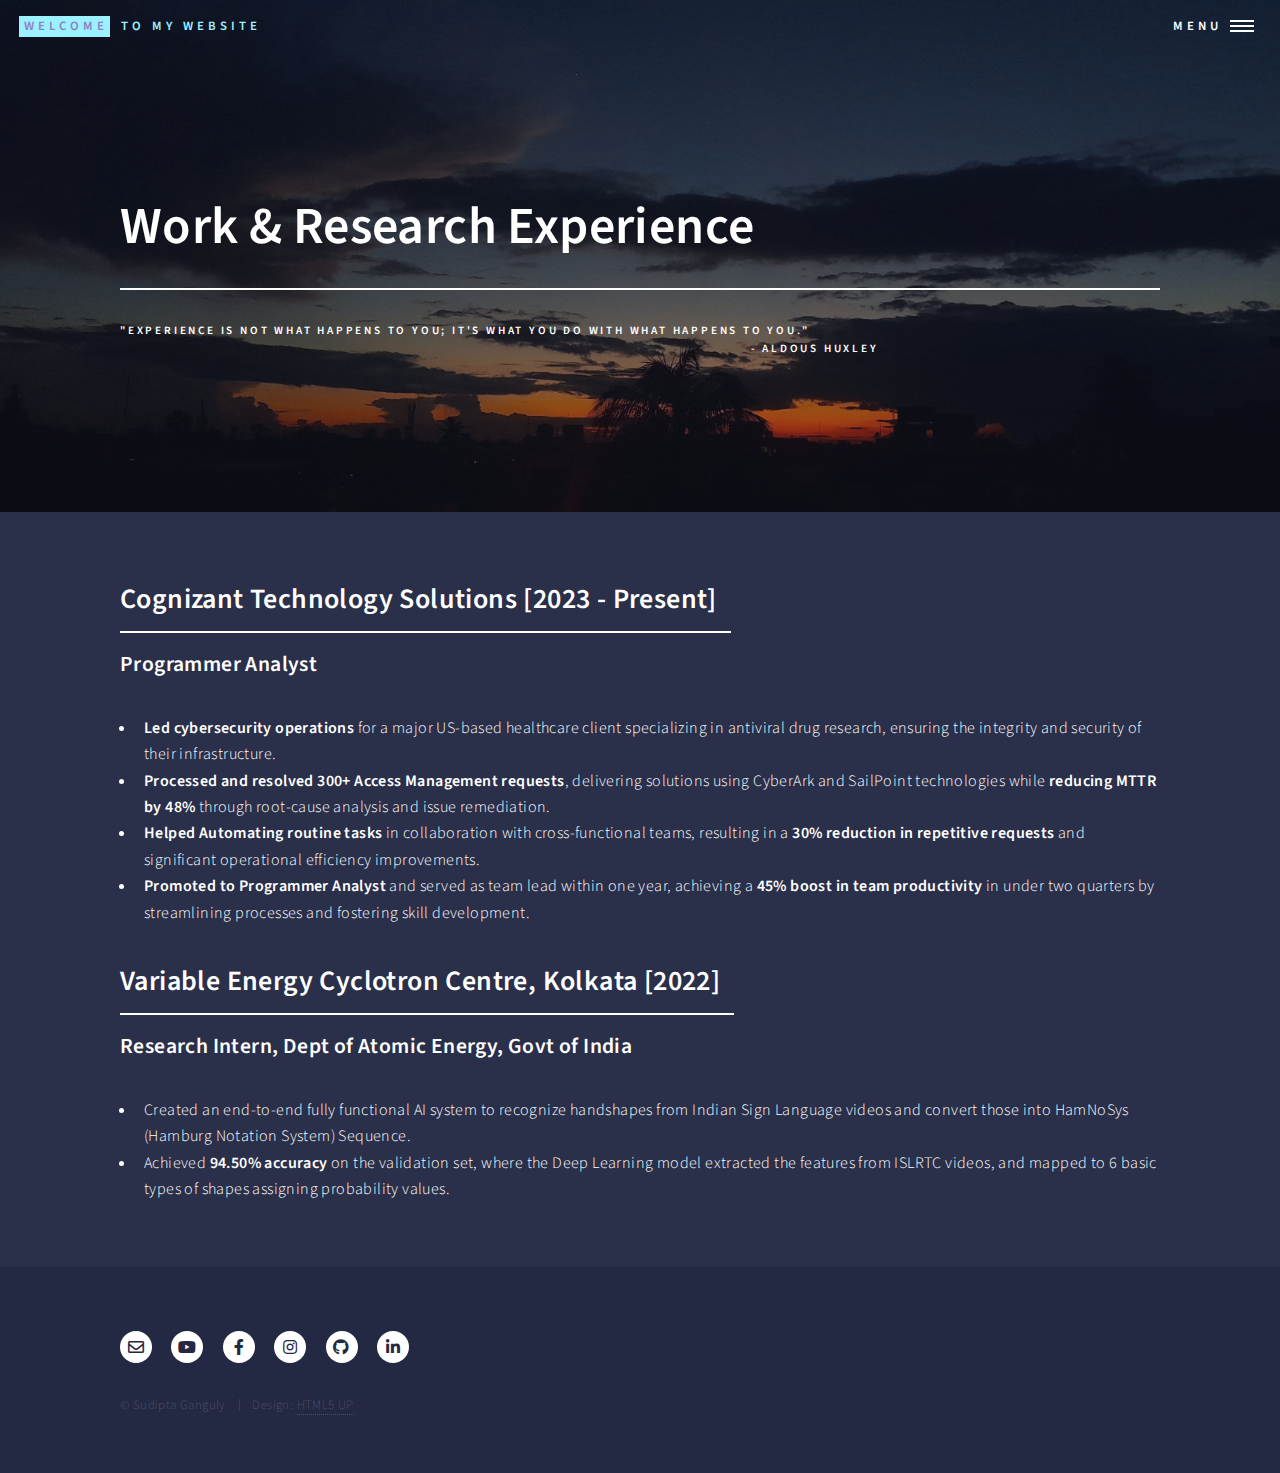
<file: workex.html>
<!DOCTYPE HTML>
<!--
	Forty by HTML5 UP
	html5up.net | @ajlkn
	Free for personal and commercial use under the CCA 3.0 license (html5up.net/license)
-->
<html>
	<head>
		<title>Sudipta - WorkEx</title>
		<meta charset="utf-8" />
		<meta name="viewport" content="width=device-width, initial-scale=1, user-scalable=no" />
		<link rel="stylesheet" href="assets/css/main.css" />
		<noscript><link rel="stylesheet" href="assets/css/noscript.css" /></noscript>
	</head>
	<body class="is-preload">

		<!-- Wrapper -->
			<div id="wrapper">

				<!-- Header -->
				<!-- Note: The "styleN" class below should match that of the banner element. -->
					<header id="header" class="alt style2">
						<a href="index.html" class="logo"><strong>Welcome</strong> <span>to My Website</span></a>
						<nav>
							<a href="#menu">Menu</a>
						</nav>
					</header>


				<!-- Menu -->
					<nav id="menu">
						<ul class="links">
							<li><a href="education.html">Education</a></li>
							<li><a href="workex.html">Work Experience</a></li>
							<li><a href="writing.html">Writings</a></li>
							<li><a href="extracurricular.html">Extracurriculars</a></li>
							<li><a href="photos.html">My Clicks</a></li>
							<li><a href="achievements.html">My Achievements</a></li>							
						</ul>
						<ul class="actions stacked">
							<li><a href="index.html" class="button primary fit">Home</a></li>
						</ul>
					</nav>



				<!-- Menu -->
					<nav id="menu">
						<ul class="links">
							<li><a href="education.html">Education</a></li>
							<li><a href="workex.html">Work Experience</a></li>
							<li><a href="writing.html">Writings</a></li>
							<li><a href="extracurricular.html">Extracurriculars</a></li>
							<li><a href="photos.html">My Clicks</a></li>
							<li><a href="achievements.html">My Achievements</a></li>							
						</ul>
						<ul class="actions stacked">
							<li><a href="index.html" class="button primary fit">Home</a></li>
						</ul>
					</nav>


				<!-- Banner -->
				<!-- Note: The "styleN" class below should match that of the header element. -->
					<section id="banner"> <!-- write [section id="banner" class="style2"] instead to transform into another image with transition, style2 image defined in main.css'!-->
						<div class="inner">
							<span class="image">
								<img src="images/pic07.jpg" alt="" />
							</span>
							<header class="major">
								<h1>Work & Research Experience</h1>
							</header>
							<div class="content">
								<p>"Experience is not what happens to you; it's what you do with what happens to you."<br>
								&emsp;&emsp;&emsp;&emsp;&emsp;&emsp;&emsp;&emsp;&emsp;&emsp;&emsp;&emsp;&emsp;&emsp;&emsp;&emsp;&emsp;&emsp;&emsp;&emsp;&emsp;&emsp;&emsp;&emsp;&emsp;&emsp;&emsp;&emsp;
								&emsp;&emsp;&emsp;&emsp;&emsp;&emsp;&emsp;&emsp;&emsp;&emsp;&emsp;&emsp;&emsp;&emsp;&emsp;&emsp;&emsp; - Aldous Huxley</p>
							</div>
						</div>
					</section>

				<!-- Main -->
					<div id="main">

						<!-- One -->
							<section id="one">
								<div class="inner">
								   <header class="major">
									  <h2>Cognizant Technology Solutions [2023 - Present]</h2>
										<h3>Programmer Analyst</h3>
									</header>
									<ul>
    <li><b>Led cybersecurity operations</b> for a major US-based healthcare client specializing in antiviral drug research, ensuring the integrity and security of their infrastructure.</li>
    <li><b>Processed and resolved 300+ Access Management requests</b>, delivering solutions using CyberArk and SailPoint technologies while<b> reducing MTTR by 48% </b>through root-cause analysis and issue remediation.</li>
    <li><b>Helped Automating routine tasks</b> in collaboration with cross-functional teams, resulting in a <b>30% reduction in repetitive requests</b> and significant operational efficiency improvements.</li>
    <li><b>Promoted to Programmer Analyst</b> and served as team lead within one year, achieving a <b>45% boost in team productivity</b> in under two quarters by streamlining processes and fostering skill development.</li>
</ul>

											
								

								<div class="experience">
									<header class="major">
									  <h2>Variable Energy Cyclotron Centre, Kolkata [2022]</h2>
										<h3>Research Intern, Dept of Atomic Energy, Govt of India</h3>
									</header>

											<ul>
												<li>Created an end-to-end fully functional AI system to recognize handshapes from Indian Sign Language videos and convert those into HamNoSys (Hamburg Notation System) Sequence.</li>
												<li>Achieved <b>94.50% accuracy</b> on the validation set, where the Deep Learning model extracted the features from ISLRTC videos, and mapped to 6 basic types of shapes assigning probability values.</li>
											</ul>
									</div>
									</div>
								</section>
							</div>

<footer id="footer">
    <div class="inner">
        <ul class="icons">
            <li><a href="mailto:sudiptag849@gmail.com" class="icon alt fa-envelope" target="_blank"><span class="label">Email</span></a></li>
            <li><a href="https://youtube.com/playlist?list=PL3vL2Y47rrtAq35EAPU45-gn4xJ8Vz2QS&feature=shared" class="icon brands alt fa-youtube" target="_blank"><span class="label">YouTube</span></a></li>
            <li><a href="https://www.facebook.com/sudipta.ganguly.963" class="icon brands alt fa-facebook-f" target="_blank"><span class="label">Facebook</span></a></li>
            <li><a href="https://www.instagram.com/sganguly101/" class="icon brands alt fa-instagram" target="_blank"><span class="label">Instagram</span></a></li>
            <li><a href="https://github.com/Sganguly2" class="icon brands alt fa-github" target="_blank"><span class="label">GitHub</span></a></li>
            <li><a href="https://www.linkedin.com/in/sudipta-ganguly99/" class="icon brands alt fa-linkedin-in" target="_blank"><span class="label">LinkedIn</span></a></li>
     	<!--	<li><a href="index.html" class="icon brands alt fa-twitter"><span class="label">Twitter</span></a></li> -->

        </ul>
        <ul class="copyright">
            <li>&copy; Sudipta Ganguly</li><li>Design: <a href="https://html5up.net">HTML5 UP</a></li>
        </ul>
    </div>
</footer>

			</div>

		<!-- Scripts -->
			<script src="assets/js/jquery.min.js"></script>
			<script src="assets/js/jquery.scrolly.min.js"></script>
			<script src="assets/js/jquery.scrollex.min.js"></script>
			<script src="assets/js/browser.min.js"></script>
			<script src="assets/js/breakpoints.min.js"></script>
			<script src="assets/js/util.js"></script>
			<script src="assets/js/main.js"></script>

	</body>
</html>
</file>
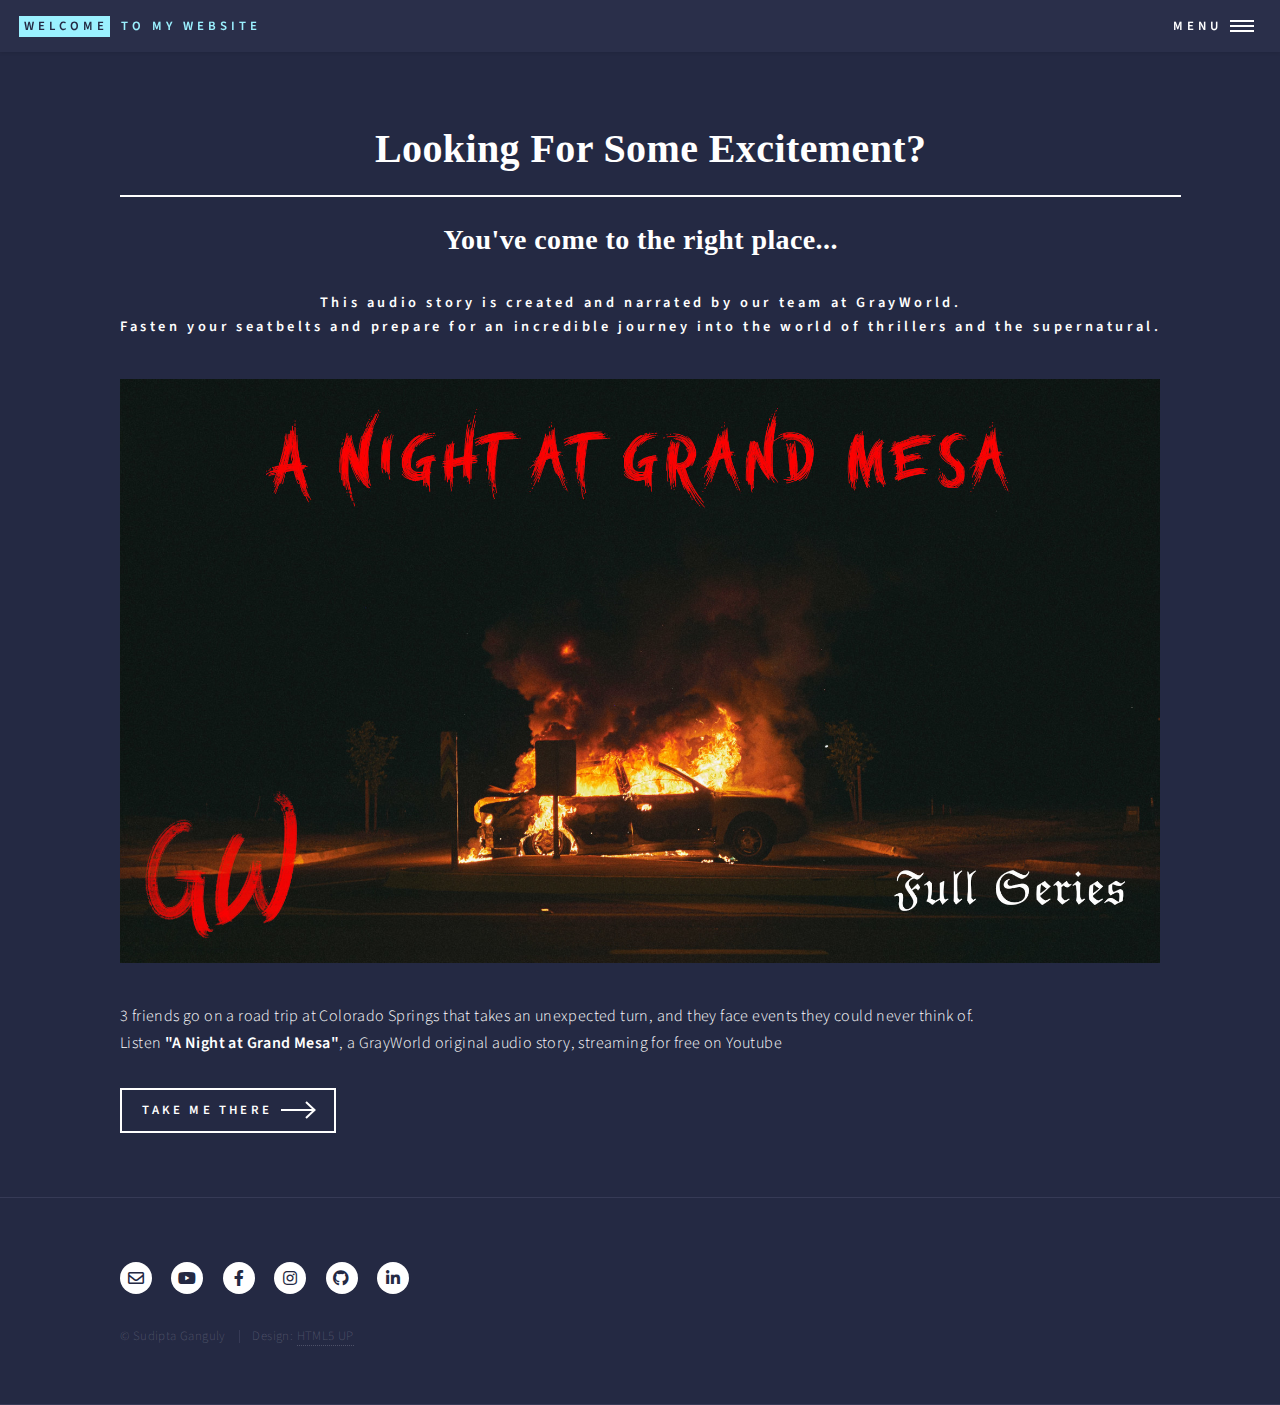
<file: writing.html>
<!DOCTYPE HTML>
<!--
	Forty by HTML5 UP
	html5up.net | @ajlkn
	Free for personal and commercial use under the CCA 3.0 license (html5up.net/license)
-->
<html>
	<head>
		<title>Sudipta - Writings</title>
		<meta charset="utf-8" />
		<meta name="viewport" content="width=device-width, initial-scale=1, user-scalable=no" />
		<link rel="stylesheet" href="assets/css/main.css" />
		<noscript><link rel="stylesheet" href="assets/css/noscript.css" /></noscript>
	</head>
	<body class="is-preload">

		<!-- Wrapper -->
			<div id="wrapper">

				<!-- Header -->
					<header id="header">
						<a href="index.html" class="logo"><strong>Welcome</strong> <span>to My Website</span></a>
						<nav>
							<a href="#menu">Menu</a>
						</nav>
					</header>

				<!-- Menu -->
					<nav id="menu">
						<ul class="links">
							<li><a href="education.html">Education</a></li>
							<li><a href="workex.html">Work Experience</a></li>
							<li><a href="writing.html">Writings</a></li>
							<li><a href="extracurricular.html">Extracurriculars</a></li>
							<li><a href="photos.html">My Clicks</a></li>
							<li><a href="achievements.html">My Achievements</a></li>							
						</ul>
						<ul class="actions stacked">
							<li><a href="index.html" class="button primary fit">Home</a></li>
						</ul>
					</nav>


				<!-- Main -->
					<div id="main" class="alt">

						<!-- One -->
<section id="one">
    <div class="inner" style="text-align: center;">
        <header class="major">
            <h1 style="font-family:eufm10;">Looking For Some Excitement?</h1>
            <h2 style="font-family:verdana;">You've come to the right place...</h2>
            <p style="font-size: 90%; text-transform: none;"> This audio story is created and narrated by our team at GrayWorld. <br>Fasten your seatbelts and prepare for an incredible journey into the world of thrillers and the supernatural.</p>
        </header>
        <span class="image main"><img src="images/pic11.jpg" alt="" /></span>
        
        <div style="text-align: left;">
            <p>3 friends go on a road trip at Colorado Springs that takes an unexpected turn, and they face events they could never think of. <br>Listen <b>"A Night at Grand Mesa"</b>, a GrayWorld original audio story, streaming for free on Youtube</p>
            <ul class="actions">
                <li><a href="https://youtube.com/playlist?list=PL3vL2Y47rrtAq35EAPU45-gn4xJ8Vz2QS&feature=shared" class="button next scrolly" target="_blank">Take Me There</a></li>
            </ul>
        </div>
    </div>
</section>

								
				
<footer id="footer">
    <div class="inner">
        <ul class="icons">
            <li><a href="mailto:sudiptag849@gmail.com" class="icon alt fa-envelope" target="_blank"><span class="label">Email</span></a></li>
            <li><a href="https://youtube.com/playlist?list=PL3vL2Y47rrtAq35EAPU45-gn4xJ8Vz2QS&feature=shared" class="icon brands alt fa-youtube" target="_blank"><span class="label">YouTube</span></a></li>
            <li><a href="https://www.facebook.com/sudipta.ganguly.963" class="icon brands alt fa-facebook-f" target="_blank"><span class="label">Facebook</span></a></li>
            <li><a href="https://www.instagram.com/sganguly101/" class="icon brands alt fa-instagram" target="_blank"><span class="label">Instagram</span></a></li>
            <li><a href="https://github.com/Sganguly2" class="icon brands alt fa-github" target="_blank"><span class="label">GitHub</span></a></li>
            <li><a href="https://www.linkedin.com/in/sudipta-ganguly99/" class="icon brands alt fa-linkedin-in" target="_blank"><span class="label">LinkedIn</span></a></li>
     	<!--	<li><a href="index.html" class="icon brands alt fa-twitter"><span class="label">Twitter</span></a></li> -->

        </ul>
        <ul class="copyright">
            <li>&copy; Sudipta Ganguly</li><li>Design: <a href="https://html5up.net">HTML5 UP</a></li>
        </ul>
    </div>
</footer>

			</div>

		<!-- Scripts -->
			<script src="assets/js/jquery.min.js"></script>
			<script src="assets/js/jquery.scrolly.min.js"></script>
			<script src="assets/js/jquery.scrollex.min.js"></script>
			<script src="assets/js/browser.min.js"></script>
			<script src="assets/js/breakpoints.min.js"></script>
			<script src="assets/js/util.js"></script>
			<script src="assets/js/main.js"></script>

	</body>
</html>
</file>
<file: assets/css/noscript.css>
/*
	Forty by HTML5 UP
	html5up.net | @ajlkn
	Free for personal and commercial use under the CCA 3.0 license (html5up.net/license)
*/

/* Banner */

	body.is-preload #banner:after {
		opacity: 0.85;
	}

	body.is-preload #banner > .inner {
		-moz-filter: none;
		-webkit-filter: none;
		-ms-filter: none;
		filter: none;
		-moz-transform: none;
		-webkit-transform: none;
		-ms-transform: none;
		transform: none;
		opacity: 1;
	}
</file>
<file: assets/css/main.css>
@import url(fontawesome-all.min.css);
@import url("https://fonts.googleapis.com/css?family=Source+Sans+Pro:300,300italic,600,600italic");

/*
	Forty by HTML5 UP
	html5up.net | @ajlkn
	Free for personal and commercial use under the CCA 3.0 license (html5up.net/license)
*/

html, body, div, span, applet, object,
iframe, h1, h2, h3, h4, h5, h6, p, blockquote,
pre, a, abbr, acronym, address, big, cite,
code, del, dfn, em, img, ins, kbd, q, s, samp,
small, strike, strong, sub, sup, tt, var, b,
u, i, center, dl, dt, dd, ol, ul, li, fieldset,
form, label, legend, table, caption, tbody,
tfoot, thead, tr, th, td, article, aside,
canvas, details, embed, figure, figcaption,
footer, header, hgroup, menu, nav, output, ruby,
section, summary, time, mark, audio, video {
	margin: 0;
	padding: 0;
	border: 0;
	font-size: 100%;
	font: inherit;
	vertical-align: baseline;}

article, aside, details, figcaption, figure,
footer, header, hgroup, menu, nav, section {
	display: block;}

body {
	line-height: 1;
}

ol, ul {
	list-style: none;
}

blockquote, q {
	quotes: none;
}

	blockquote:before, blockquote:after, q:before, q:after {
		content: '';
		content: none;
	}

table {
	border-collapse: collapse;
	border-spacing: 0;
}

body {
	-webkit-text-size-adjust: none;
}

mark {
	background-color: transparent;
	color: inherit;
}

input::-moz-focus-inner {
	border: 0;
	padding: 0;
}

input, select, textarea {
	-moz-appearance: none;
	-webkit-appearance: none;
	-ms-appearance: none;
	appearance: none;
}

/* Basic */

	@-ms-viewport {
		width: device-width;
	}

	body {
		-ms-overflow-style: scrollbar;
	}

	@media screen and (max-width: 480px) {

		html, body {
			min-width: 320px;
		}

	}

	html {
		box-sizing: border-box;
	}

	*, *:before, *:after {
		box-sizing: inherit;
	}

	body {
		background: #242943;
	}

		body.is-preload *, body.is-preload *:before, body.is-preload *:after {
			-moz-animation: none !important;
			-webkit-animation: none !important;
			-ms-animation: none !important;
			animation: none !important;
			-moz-transition: none !important;
			-webkit-transition: none !important;
			-ms-transition: none !important;
			transition: none !important;
		}

/* Type */

	body, input, select, textarea {
		color: #ffffff;
		font-family: "Source Sans Pro", Helvetica, sans-serif;
		font-size: 17pt;
		font-weight: 300;
		letter-spacing: 0.025em;
		line-height: 1.65;
	}

		@media screen and (max-width: 1680px) {

			body, input, select, textarea {
				font-size: 14pt;
			}

		}

		@media screen and (max-width: 1280px) {

			body, input, select, textarea {
				font-size: 12pt;
			}

		}

		@media screen and (max-width: 360px) {

			body, input, select, textarea {
				font-size: 11pt;
			}

		}

	a {
		-moz-transition: color 0.2s ease-in-out, border-bottom-color 0.2s ease-in-out;
		-webkit-transition: color 0.2s ease-in-out, border-bottom-color 0.2s ease-in-out;
		-ms-transition: color 0.2s ease-in-out, border-bottom-color 0.2s ease-in-out;
		transition: color 0.2s ease-in-out, border-bottom-color 0.2s ease-in-out;
		border-bottom: dotted 1px;
		color: inherit;
		text-decoration: none;
	}

		a:hover {
			border-bottom-color: transparent;
			color: #9bf1ff !important;
		}

		a:active {
			color: #53e3fb !important;
		}

	strong, b {
		color: #ffffff;
		font-weight: 600;
	}

	em, i {
		font-style: italic;
	}

	p {
		margin: 0 0 2em 0;
	}

	h1, h2, h3, h4, h5, h6 {
		color: #ffffff;
		font-weight: 600;
		line-height: 1.65;
		margin: 0 0 1em 0;
	}

		h1 a, h2 a, h3 a, h4 a, h5 a, h6 a {
			color: inherit;
			border-bottom: 0;
		}

	h1 {
		font-size: 2.5em;
	}

	h2 {
		font-size: 1.75em;
	}

	h3 {
		font-size: 1.35em;
	}

	h4 {
		font-size: 1.1em;
	}

	h5 {
		font-size: 0.9em;
	}

	h6 {
		font-size: 0.7em;
	}

	@media screen and (max-width: 736px) {

		h1 {
			font-size: 2em;
		}

		h2 {
			font-size: 1.5em;
		}

		h3 {
			font-size: 1.25em;
		}

	}

	sub {
		font-size: 0.8em;
		position: relative;
		top: 0.5em;
	}

	sup {
		font-size: 0.8em;
		position: relative;
		top: -0.5em;
	}

	blockquote {
		border-left: solid 4px rgba(212, 212, 255, 0.1);
		font-style: italic;
		margin: 0 0 2em 0;
		padding: 0.5em 0 0.5em 2em;
	}

	code {
		background: rgba(212, 212, 255, 0.035);
		font-family: "Courier New", monospace;
		font-size: 0.9em;
		margin: 0 0.25em;
		padding: 0.25em 0.65em;
	}

	pre {
		-webkit-overflow-scrolling: touch;
		font-family: "Courier New", monospace;
		font-size: 0.9em;
		margin: 0 0 2em 0;
	}

		pre code {
			display: block;
			line-height: 1.75;
			padding: 1em 1.5em;
			overflow-x: auto;
		}

	hr {
		border: 0;
		border-bottom: solid 1px rgba(212, 212, 255, 0.1);
		margin: 2em 0;
	}

		hr.major {
			margin: 3em 0;
		}

	.align-left {
		text-align: left;
	}

	.align-center {
		text-align: center;
	}

	.align-right {
		text-align: right;
	}

/* Row */

	.row {
		display: flex;
		flex-wrap: wrap;
		box-sizing: border-box;
		align-items: stretch;
	}

		.row > * {
			box-sizing: border-box;
		}

		.row.gtr-uniform > * > :last-child {
			margin-bottom: 0;
		}

		.row.aln-left {
			justify-content: flex-start;
		}

		.row.aln-center {
			justify-content: center;
		}

		.row.aln-right {
			justify-content: flex-end;
		}

		.row.aln-top {
			align-items: flex-start;
		}

		.row.aln-middle {
			align-items: center;
		}

		.row.aln-bottom {
			align-items: flex-end;
		}

		.row > .imp {
			order: -1;
		}

		.row > .col-1 {
			width: 8.33333%;
		}

		.row > .off-1 {
			margin-left: 8.33333%;
		}

		.row > .col-2 {
			width: 16.66667%;
		}

		.row > .off-2 {
			margin-left: 16.66667%;
		}

		.row > .col-3 {
			width: 25%;
		}

		.row > .off-3 {
			margin-left: 25%;
		}

		.row > .col-4 {
			width: 33.33333%;
		}

		.row > .off-4 {
			margin-left: 33.33333%;
		}

		.row > .col-5 {
			width: 41.66667%;
		}

		.row > .off-5 {
			margin-left: 41.66667%;
		}

		.row > .col-6 {
			width: 50%;
		}

		.row > .off-6 {
			margin-left: 50%;
		}

		.row > .col-7 {
			width: 58.33333%;
		}

		.row > .off-7 {
			margin-left: 58.33333%;
		}

		.row > .col-8 {
			width: 66.66667%;
		}

		.row > .off-8 {
			margin-left: 66.66667%;
		}

		.row > .col-9 {
			width: 75%;
		}

		.row > .off-9 {
			margin-left: 75%;
		}

		.row > .col-10 {
			width: 83.33333%;
		}

		.row > .off-10 {
			margin-left: 83.33333%;
		}

		.row > .col-11 {
			width: 91.66667%;
		}

		.row > .off-11 {
			margin-left: 91.66667%;
		}

		.row > .col-12 {
			width: 100%;
		}

		.row > .off-12 {
			margin-left: 100%;
		}

		.row.gtr-0 {
			margin-top: 0;
			margin-left: 0em;
		}

			.row.gtr-0 > * {
				padding: 0 0 0 0em;
			}

			.row.gtr-0.gtr-uniform {
				margin-top: 0em;
			}

				.row.gtr-0.gtr-uniform > * {
					padding-top: 0em;
				}

		.row.gtr-25 {
			margin-top: 0;
			margin-left: -0.5em;
		}

			.row.gtr-25 > * {
				padding: 0 0 0 0.5em;
			}

			.row.gtr-25.gtr-uniform {
				margin-top: -0.5em;
			}

				.row.gtr-25.gtr-uniform > * {
					padding-top: 0.5em;
				}

		.row.gtr-50 {
			margin-top: 0;
			margin-left: -1em;
		}

			.row.gtr-50 > * {
				padding: 0 0 0 1em;
			}

			.row.gtr-50.gtr-uniform {
				margin-top: -1em;
			}

				.row.gtr-50.gtr-uniform > * {
					padding-top: 1em;
				}

		.row {
			margin-top: 0;
			margin-left: -2em;
		}

			.row > * {
				padding: 0 0 0 2em;
			}

			.row.gtr-uniform {
				margin-top: -2em;
			}

				.row.gtr-uniform > * {
					padding-top: 2em;
				}

		.row.gtr-150 {
			margin-top: 0;
			margin-left: -3em;
		}

			.row.gtr-150 > * {
				padding: 0 0 0 3em;
			}

			.row.gtr-150.gtr-uniform {
				margin-top: -3em;
			}

				.row.gtr-150.gtr-uniform > * {
					padding-top: 3em;
				}

		.row.gtr-200 {
			margin-top: 0;
			margin-left: -4em;
		}

			.row.gtr-200 > * {
				padding: 0 0 0 4em;
			}

			.row.gtr-200.gtr-uniform {
				margin-top: -4em;
			}

				.row.gtr-200.gtr-uniform > * {
					padding-top: 4em;
				}

		@media screen and (max-width: 1680px) {

			.row {
				display: flex;
				flex-wrap: wrap;
				box-sizing: border-box;
				align-items: stretch;
			}

				.row > * {
					box-sizing: border-box;
				}

				.row.gtr-uniform > * > :last-child {
					margin-bottom: 0;
				}

				.row.aln-left {
					justify-content: flex-start;
				}

				.row.aln-center {
					justify-content: center;
				}

				.row.aln-right {
					justify-content: flex-end;
				}

				.row.aln-top {
					align-items: flex-start;
				}

				.row.aln-middle {
					align-items: center;
				}

				.row.aln-bottom {
					align-items: flex-end;
				}

				.row > .imp-xlarge {
					order: -1;
				}

				.row > .col-1-xlarge {
					width: 8.33333%;
				}

				.row > .off-1-xlarge {
					margin-left: 8.33333%;
				}

				.row > .col-2-xlarge {
					width: 16.66667%;
				}

				.row > .off-2-xlarge {
					margin-left: 16.66667%;
				}

				.row > .col-3-xlarge {
					width: 25%;
				}

				.row > .off-3-xlarge {
					margin-left: 25%;
				}

				.row > .col-4-xlarge {
					width: 33.33333%;
				}

				.row > .off-4-xlarge {
					margin-left: 33.33333%;
				}

				.row > .col-5-xlarge {
					width: 41.66667%;
				}

				.row > .off-5-xlarge {
					margin-left: 41.66667%;
				}

				.row > .col-6-xlarge {
					width: 50%;
				}

				.row > .off-6-xlarge {
					margin-left: 50%;
				}

				.row > .col-7-xlarge {
					width: 58.33333%;
				}

				.row > .off-7-xlarge {
					margin-left: 58.33333%;
				}

				.row > .col-8-xlarge {
					width: 66.66667%;
				}

				.row > .off-8-xlarge {
					margin-left: 66.66667%;
				}

				.row > .col-9-xlarge {
					width: 75%;
				}

				.row > .off-9-xlarge {
					margin-left: 75%;
				}

				.row > .col-10-xlarge {
					width: 83.33333%;
				}

				.row > .off-10-xlarge {
					margin-left: 83.33333%;
				}

				.row > .col-11-xlarge {
					width: 91.66667%;
				}

				.row > .off-11-xlarge {
					margin-left: 91.66667%;
				}

				.row > .col-12-xlarge {
					width: 100%;
				}

				.row > .off-12-xlarge {
					margin-left: 100%;
				}

				.row.gtr-0 {
					margin-top: 0;
					margin-left: 0em;
				}

					.row.gtr-0 > * {
						padding: 0 0 0 0em;
					}

					.row.gtr-0.gtr-uniform {
						margin-top: 0em;
					}

						.row.gtr-0.gtr-uniform > * {
							padding-top: 0em;
						}

				.row.gtr-25 {
					margin-top: 0;
					margin-left: -0.5em;
				}

					.row.gtr-25 > * {
						padding: 0 0 0 0.5em;
					}

					.row.gtr-25.gtr-uniform {
						margin-top: -0.5em;
					}

						.row.gtr-25.gtr-uniform > * {
							padding-top: 0.5em;
						}

				.row.gtr-50 {
					margin-top: 0;
					margin-left: -1em;
				}

					.row.gtr-50 > * {
						padding: 0 0 0 1em;
					}

					.row.gtr-50.gtr-uniform {
						margin-top: -1em;
					}

						.row.gtr-50.gtr-uniform > * {
							padding-top: 1em;
						}

				.row {
					margin-top: 0;
					margin-left: -2em;
				}

					.row > * {
						padding: 0 0 0 2em;
					}

					.row.gtr-uniform {
						margin-top: -2em;
					}

						.row.gtr-uniform > * {
							padding-top: 2em;
						}

				.row.gtr-150 {
					margin-top: 0;
					margin-left: -3em;
				}

					.row.gtr-150 > * {
						padding: 0 0 0 3em;
					}

					.row.gtr-150.gtr-uniform {
						margin-top: -3em;
					}

						.row.gtr-150.gtr-uniform > * {
							padding-top: 3em;
						}

				.row.gtr-200 {
					margin-top: 0;
					margin-left: -4em;
				}

					.row.gtr-200 > * {
						padding: 0 0 0 4em;
					}

					.row.gtr-200.gtr-uniform {
						margin-top: -4em;
					}

						.row.gtr-200.gtr-uniform > * {
							padding-top: 4em;
						}

		}

		@media screen and (max-width: 1280px) {

			.row {
				display: flex;
				flex-wrap: wrap;
				box-sizing: border-box;
				align-items: stretch;
			}

				.row > * {
					box-sizing: border-box;
				}

				.row.gtr-uniform > * > :last-child {
					margin-bottom: 0;
				}

				.row.aln-left {
					justify-content: flex-start;
				}

				.row.aln-center {
					justify-content: center;
				}

				.row.aln-right {
					justify-content: flex-end;
				}

				.row.aln-top {
					align-items: flex-start;
				}

				.row.aln-middle {
					align-items: center;
				}

				.row.aln-bottom {
					align-items: flex-end;
				}

				.row > .imp-large {
					order: -1;
				}

				.row > .col-1-large {
					width: 8.33333%;
				}

				.row > .off-1-large {
					margin-left: 8.33333%;
				}

				.row > .col-2-large {
					width: 16.66667%;
				}

				.row > .off-2-large {
					margin-left: 16.66667%;
				}

				.row > .col-3-large {
					width: 25%;
				}

				.row > .off-3-large {
					margin-left: 25%;
				}

				.row > .col-4-large {
					width: 33.33333%;
				}

				.row > .off-4-large {
					margin-left: 33.33333%;
				}

				.row > .col-5-large {
					width: 41.66667%;
				}

				.row > .off-5-large {
					margin-left: 41.66667%;
				}

				.row > .col-6-large {
					width: 50%;
				}

				.row > .off-6-large {
					margin-left: 50%;
				}

				.row > .col-7-large {
					width: 58.33333%;
				}

				.row > .off-7-large {
					margin-left: 58.33333%;
				}

				.row > .col-8-large {
					width: 66.66667%;
				}

				.row > .off-8-large {
					margin-left: 66.66667%;
				}

				.row > .col-9-large {
					width: 75%;
				}

				.row > .off-9-large {
					margin-left: 75%;
				}

				.row > .col-10-large {
					width: 83.33333%;
				}

				.row > .off-10-large {
					margin-left: 83.33333%;
				}

				.row > .col-11-large {
					width: 91.66667%;
				}

				.row > .off-11-large {
					margin-left: 91.66667%;
				}

				.row > .col-12-large {
					width: 100%;
				}

				.row > .off-12-large {
					margin-left: 100%;
				}

				.row.gtr-0 {
					margin-top: 0;
					margin-left: 0em;
				}

					.row.gtr-0 > * {
						padding: 0 0 0 0em;
					}

					.row.gtr-0.gtr-uniform {
						margin-top: 0em;
					}

						.row.gtr-0.gtr-uniform > * {
							padding-top: 0em;
						}

				.row.gtr-25 {
					margin-top: 0;
					margin-left: -0.375em;
				}

					.row.gtr-25 > * {
						padding: 0 0 0 0.375em;
					}

					.row.gtr-25.gtr-uniform {
						margin-top: -0.375em;
					}

						.row.gtr-25.gtr-uniform > * {
							padding-top: 0.375em;
						}

				.row.gtr-50 {
					margin-top: 0;
					margin-left: -0.75em;
				}

					.row.gtr-50 > * {
						padding: 0 0 0 0.75em;
					}

					.row.gtr-50.gtr-uniform {
						margin-top: -0.75em;
					}

						.row.gtr-50.gtr-uniform > * {
							padding-top: 0.75em;
						}

				.row {
					margin-top: 0;
					margin-left: -1.5em;
				}

					.row > * {
						padding: 0 0 0 1.5em;
					}

					.row.gtr-uniform {
						margin-top: -1.5em;
					}

						.row.gtr-uniform > * {
							padding-top: 1.5em;
						}

				.row.gtr-150 {
					margin-top: 0;
					margin-left: -2.25em;
				}

					.row.gtr-150 > * {
						padding: 0 0 0 2.25em;
					}

					.row.gtr-150.gtr-uniform {
						margin-top: -2.25em;
					}

						.row.gtr-150.gtr-uniform > * {
							padding-top: 2.25em;
						}

				.row.gtr-200 {
					margin-top: 0;
					margin-left: -3em;
				}

					.row.gtr-200 > * {
						padding: 0 0 0 3em;
					}

					.row.gtr-200.gtr-uniform {
						margin-top: -3em;
					}

						.row.gtr-200.gtr-uniform > * {
							padding-top: 3em;
						}

		}

		@media screen and (max-width: 980px) {

			.row {
				display: flex;
				flex-wrap: wrap;
				box-sizing: border-box;
				align-items: stretch;
			}

				.row > * {
					box-sizing: border-box;
				}

				.row.gtr-uniform > * > :last-child {
					margin-bottom: 0;
				}

				.row.aln-left {
					justify-content: flex-start;
				}

				.row.aln-center {
					justify-content: center;
				}

				.row.aln-right {
					justify-content: flex-end;
				}

				.row.aln-top {
					align-items: flex-start;
				}

				.row.aln-middle {
					align-items: center;
				}

				.row.aln-bottom {
					align-items: flex-end;
				}

				.row > .imp-medium {
					order: -1;
				}

				.row > .col-1-medium {
					width: 8.33333%;
				}

				.row > .off-1-medium {
					margin-left: 8.33333%;
				}

				.row > .col-2-medium {
					width: 16.66667%;
				}

				.row > .off-2-medium {
					margin-left: 16.66667%;
				}

				.row > .col-3-medium {
					width: 25%;
				}

				.row > .off-3-medium {
					margin-left: 25%;
				}

				.row > .col-4-medium {
					width: 33.33333%;
				}

				.row > .off-4-medium {
					margin-left: 33.33333%;
				}

				.row > .col-5-medium {
					width: 41.66667%;
				}

				.row > .off-5-medium {
					margin-left: 41.66667%;
				}

				.row > .col-6-medium {
					width: 50%;
				}

				.row > .off-6-medium {
					margin-left: 50%;
				}

				.row > .col-7-medium {
					width: 58.33333%;
				}

				.row > .off-7-medium {
					margin-left: 58.33333%;
				}

				.row > .col-8-medium {
					width: 66.66667%;
				}

				.row > .off-8-medium {
					margin-left: 66.66667%;
				}

				.row > .col-9-medium {
					width: 75%;
				}

				.row > .off-9-medium {
					margin-left: 75%;
				}

				.row > .col-10-medium {
					width: 83.33333%;
				}

				.row > .off-10-medium {
					margin-left: 83.33333%;
				}

				.row > .col-11-medium {
					width: 91.66667%;
				}

				.row > .off-11-medium {
					margin-left: 91.66667%;
				}

				.row > .col-12-medium {
					width: 100%;
				}

				.row > .off-12-medium {
					margin-left: 100%;
				}

				.row.gtr-0 {
					margin-top: 0;
					margin-left: 0em;
				}

					.row.gtr-0 > * {
						padding: 0 0 0 0em;
					}

					.row.gtr-0.gtr-uniform {
						margin-top: 0em;
					}

						.row.gtr-0.gtr-uniform > * {
							padding-top: 0em;
						}

				.row.gtr-25 {
					margin-top: 0;
					margin-left: -0.375em;
				}

					.row.gtr-25 > * {
						padding: 0 0 0 0.375em;
					}

					.row.gtr-25.gtr-uniform {
						margin-top: -0.375em;
					}

						.row.gtr-25.gtr-uniform > * {
							padding-top: 0.375em;
						}

				.row.gtr-50 {
					margin-top: 0;
					margin-left: -0.75em;
				}

					.row.gtr-50 > * {
						padding: 0 0 0 0.75em;
					}

					.row.gtr-50.gtr-uniform {
						margin-top: -0.75em;
					}

						.row.gtr-50.gtr-uniform > * {
							padding-top: 0.75em;
						}

				.row {
					margin-top: 0;
					margin-left: -1.5em;
				}

					.row > * {
						padding: 0 0 0 1.5em;
					}

					.row.gtr-uniform {
						margin-top: -1.5em;
					}

						.row.gtr-uniform > * {
							padding-top: 1.5em;
						}

				.row.gtr-150 {
					margin-top: 0;
					margin-left: -2.25em;
				}

					.row.gtr-150 > * {
						padding: 0 0 0 2.25em;
					}

					.row.gtr-150.gtr-uniform {
						margin-top: -2.25em;
					}

						.row.gtr-150.gtr-uniform > * {
							padding-top: 2.25em;
						}

				.row.gtr-200 {
					margin-top: 0;
					margin-left: -3em;
				}

					.row.gtr-200 > * {
						padding: 0 0 0 3em;
					}

					.row.gtr-200.gtr-uniform {
						margin-top: -3em;
					}

						.row.gtr-200.gtr-uniform > * {
							padding-top: 3em;
						}

		}

		@media screen and (max-width: 736px) {

			.row {
				display: flex;
				flex-wrap: wrap;
				box-sizing: border-box;
				align-items: stretch;
			}

				.row > * {
					box-sizing: border-box;
				}

				.row.gtr-uniform > * > :last-child {
					margin-bottom: 0;
				}

				.row.aln-left {
					justify-content: flex-start;
				}

				.row.aln-center {
					justify-content: center;
				}

				.row.aln-right {
					justify-content: flex-end;
				}

				.row.aln-top {
					align-items: flex-start;
				}

				.row.aln-middle {
					align-items: center;
				}

				.row.aln-bottom {
					align-items: flex-end;
				}

				.row > .imp-small {
					order: -1;
				}

				.row > .col-1-small {
					width: 8.33333%;
				}

				.row > .off-1-small {
					margin-left: 8.33333%;
				}

				.row > .col-2-small {
					width: 16.66667%;
				}

				.row > .off-2-small {
					margin-left: 16.66667%;
				}

				.row > .col-3-small {
					width: 25%;
				}

				.row > .off-3-small {
					margin-left: 25%;
				}

				.row > .col-4-small {
					width: 33.33333%;
				}

				.row > .off-4-small {
					margin-left: 33.33333%;
				}

				.row > .col-5-small {
					width: 41.66667%;
				}

				.row > .off-5-small {
					margin-left: 41.66667%;
				}

				.row > .col-6-small {
					width: 50%;
				}

				.row > .off-6-small {
					margin-left: 50%;
				}

				.row > .col-7-small {
					width: 58.33333%;
				}

				.row > .off-7-small {
					margin-left: 58.33333%;
				}

				.row > .col-8-small {
					width: 66.66667%;
				}

				.row > .off-8-small {
					margin-left: 66.66667%;
				}

				.row > .col-9-small {
					width: 75%;
				}

				.row > .off-9-small {
					margin-left: 75%;
				}

				.row > .col-10-small {
					width: 83.33333%;
				}

				.row > .off-10-small {
					margin-left: 83.33333%;
				}

				.row > .col-11-small {
					width: 91.66667%;
				}

				.row > .off-11-small {
					margin-left: 91.66667%;
				}

				.row > .col-12-small {
					width: 100%;
				}

				.row > .off-12-small {
					margin-left: 100%;
				}

				.row.gtr-0 {
					margin-top: 0;
					margin-left: 0em;
				}

					.row.gtr-0 > * {
						padding: 0 0 0 0em;
					}

					.row.gtr-0.gtr-uniform {
						margin-top: 0em;
					}

						.row.gtr-0.gtr-uniform > * {
							padding-top: 0em;
						}

				.row.gtr-25 {
					margin-top: 0;
					margin-left: -0.3125em;
				}

					.row.gtr-25 > * {
						padding: 0 0 0 0.3125em;
					}

					.row.gtr-25.gtr-uniform {
						margin-top: -0.3125em;
					}

						.row.gtr-25.gtr-uniform > * {
							padding-top: 0.3125em;
						}

				.row.gtr-50 {
					margin-top: 0;
					margin-left: -0.625em;
				}

					.row.gtr-50 > * {
						padding: 0 0 0 0.625em;
					}

					.row.gtr-50.gtr-uniform {
						margin-top: -0.625em;
					}

						.row.gtr-50.gtr-uniform > * {
							padding-top: 0.625em;
						}

				.row {
					margin-top: 0;
					margin-left: -1.25em;
				}

					.row > * {
						padding: 0 0 0 1.25em;
					}

					.row.gtr-uniform {
						margin-top: -1.25em;
					}

						.row.gtr-uniform > * {
							padding-top: 1.25em;
						}

				.row.gtr-150 {
					margin-top: 0;
					margin-left: -1.875em;
				}

					.row.gtr-150 > * {
						padding: 0 0 0 1.875em;
					}

					.row.gtr-150.gtr-uniform {
						margin-top: -1.875em;
					}

						.row.gtr-150.gtr-uniform > * {
							padding-top: 1.875em;
						}

				.row.gtr-200 {
					margin-top: 0;
					margin-left: -2.5em;
				}

					.row.gtr-200 > * {
						padding: 0 0 0 2.5em;
					}

					.row.gtr-200.gtr-uniform {
						margin-top: -2.5em;
					}

						.row.gtr-200.gtr-uniform > * {
							padding-top: 2.5em;
						}

		}

		@media screen and (max-width: 480px) {

			.row {
				display: flex;
				flex-wrap: wrap;
				box-sizing: border-box;
				align-items: stretch;
			}

				.row > * {
					box-sizing: border-box;
				}

				.row.gtr-uniform > * > :last-child {
					margin-bottom: 0;
				}

				.row.aln-left {
					justify-content: flex-start;
				}

				.row.aln-center {
					justify-content: center;
				}

				.row.aln-right {
					justify-content: flex-end;
				}

				.row.aln-top {
					align-items: flex-start;
				}

				.row.aln-middle {
					align-items: center;
				}

				.row.aln-bottom {
					align-items: flex-end;
				}

				.row > .imp-xsmall {
					order: -1;
				}

				.row > .col-1-xsmall {
					width: 8.33333%;
				}

				.row > .off-1-xsmall {
					margin-left: 8.33333%;
				}

				.row > .col-2-xsmall {
					width: 16.66667%;
				}

				.row > .off-2-xsmall {
					margin-left: 16.66667%;
				}

				.row > .col-3-xsmall {
					width: 25%;
				}

				.row > .off-3-xsmall {
					margin-left: 25%;
				}

				.row > .col-4-xsmall {
					width: 33.33333%;
				}

				.row > .off-4-xsmall {
					margin-left: 33.33333%;
				}

				.row > .col-5-xsmall {
					width: 41.66667%;
				}

				.row > .off-5-xsmall {
					margin-left: 41.66667%;
				}

				.row > .col-6-xsmall {
					width: 50%;
				}

				.row > .off-6-xsmall {
					margin-left: 50%;
				}

				.row > .col-7-xsmall {
					width: 58.33333%;
				}

				.row > .off-7-xsmall {
					margin-left: 58.33333%;
				}

				.row > .col-8-xsmall {
					width: 66.66667%;
				}

				.row > .off-8-xsmall {
					margin-left: 66.66667%;
				}

				.row > .col-9-xsmall {
					width: 75%;
				}

				.row > .off-9-xsmall {
					margin-left: 75%;
				}

				.row > .col-10-xsmall {
					width: 83.33333%;
				}

				.row > .off-10-xsmall {
					margin-left: 83.33333%;
				}

				.row > .col-11-xsmall {
					width: 91.66667%;
				}

				.row > .off-11-xsmall {
					margin-left: 91.66667%;
				}

				.row > .col-12-xsmall {
					width: 100%;
				}

				.row > .off-12-xsmall {
					margin-left: 100%;
				}

				.row.gtr-0 {
					margin-top: 0;
					margin-left: 0em;
				}

					.row.gtr-0 > * {
						padding: 0 0 0 0em;
					}

					.row.gtr-0.gtr-uniform {
						margin-top: 0em;
					}

						.row.gtr-0.gtr-uniform > * {
							padding-top: 0em;
						}

				.row.gtr-25 {
					margin-top: 0;
					margin-left: -0.3125em;
				}

					.row.gtr-25 > * {
						padding: 0 0 0 0.3125em;
					}

					.row.gtr-25.gtr-uniform {
						margin-top: -0.3125em;
					}

						.row.gtr-25.gtr-uniform > * {
							padding-top: 0.3125em;
						}

				.row.gtr-50 {
					margin-top: 0;
					margin-left: -0.625em;
				}

					.row.gtr-50 > * {
						padding: 0 0 0 0.625em;
					}

					.row.gtr-50.gtr-uniform {
						margin-top: -0.625em;
					}

						.row.gtr-50.gtr-uniform > * {
							padding-top: 0.625em;
						}

				.row {
					margin-top: 0;
					margin-left: -1.25em;
				}

					.row > * {
						padding: 0 0 0 1.25em;
					}

					.row.gtr-uniform {
						margin-top: -1.25em;
					}

						.row.gtr-uniform > * {
							padding-top: 1.25em;
						}

				.row.gtr-150 {
					margin-top: 0;
					margin-left: -1.875em;
				}

					.row.gtr-150 > * {
						padding: 0 0 0 1.875em;
					}

					.row.gtr-150.gtr-uniform {
						margin-top: -1.875em;
					}

						.row.gtr-150.gtr-uniform > * {
							padding-top: 1.875em;
						}

				.row.gtr-200 {
					margin-top: 0;
					margin-left: -2.5em;
				}

					.row.gtr-200 > * {
						padding: 0 0 0 2.5em;
					}

					.row.gtr-200.gtr-uniform {
						margin-top: -2.5em;
					}

						.row.gtr-200.gtr-uniform > * {
							padding-top: 2.5em;
						}

		}

/* Section/Article */

	section.special, article.special {
		text-align: center;
	}

	header.major {
		width: -moz-max-content;
		width: -webkit-max-content;
		width: -ms-max-content;
		width: max-content;
		margin-bottom: 2em;
	}

		header.major > :first-child {
			margin-bottom: 0;
			width: calc(100% + 0.5em);
		}

			header.major > :first-child:after {
				content: '';
				background-color: #ffffff;
				display: block;
				height: 2px;
				margin: 0.325em 0 0.5em 0;
				width: 100%;
			}

		header.major > p {
			font-size: 0.7em;
			font-weight: 600;
			letter-spacing: 0.25em;
			margin-bottom: 0;
			text-transform: uppercase;
		}

		body.is-ie header.major > :first-child:after {
			max-width: 9em;
		}

		body.is-ie header.major > h1:after {
			max-width: 100% !important;
		}

	@media screen and (max-width: 736px) {

		header.major > p br {
			display: none;
		}

	}

/* Form */

	form {
		margin: 0 0 2em 0;
	}

		form > :last-child {
			margin-bottom: 0;
		}

		form > .fields {
			display: -moz-flex;
			display: -webkit-flex;
			display: -ms-flex;
			display: flex;
			-moz-flex-wrap: wrap;
			-webkit-flex-wrap: wrap;
			-ms-flex-wrap: wrap;
			flex-wrap: wrap;
			width: calc(100% + 3em);
			margin: -1.5em 0 2em -1.5em;
		}

			form > .fields > .field {
				-moz-flex-grow: 0;
				-webkit-flex-grow: 0;
				-ms-flex-grow: 0;
				flex-grow: 0;
				-moz-flex-shrink: 0;
				-webkit-flex-shrink: 0;
				-ms-flex-shrink: 0;
				flex-shrink: 0;
				padding: 1.5em 0 0 1.5em;
				width: calc(100% - 1.5em);
			}

				form > .fields > .field.half {
					width: calc(50% - 0.75em);
				}

				form > .fields > .field.third {
					width: calc(100%/3 - 0.5em);
				}

				form > .fields > .field.quarter {
					width: calc(25% - 0.375em);
				}

		@media screen and (max-width: 480px) {

			form > .fields {
				width: calc(100% + 3em);
				margin: -1.5em 0 2em -1.5em;
			}

				form > .fields > .field {
					padding: 1.5em 0 0 1.5em;
					width: calc(100% - 1.5em);
				}

					form > .fields > .field.half {
						width: calc(100% - 1.5em);
					}

					form > .fields > .field.third {
						width: calc(100% - 1.5em);
					}

					form > .fields > .field.quarter {
						width: calc(100% - 1.5em);
					}

		}

	label {
		color: #ffffff;
		display: block;
		font-size: 0.8em;
		font-weight: 600;
		letter-spacing: 0.25em;
		margin: 0 0 1em 0;
		text-transform: uppercase;
	}

	input[type="text"],
	input[type="password"],
	input[type="email"],
	input[type="tel"],
	input[type="search"],
	input[type="url"],
	select,
	textarea {
		-moz-appearance: none;
		-webkit-appearance: none;
		-ms-appearance: none;
		appearance: none;
		background: rgba(212, 212, 255, 0.035);
		border: none;
		border-radius: 0;
		color: inherit;
		display: block;
		outline: 0;
		padding: 0 1em;
		text-decoration: none;
		width: 100%;
	}

		input[type="text"]:invalid,
		input[type="password"]:invalid,
		input[type="email"]:invalid,
		input[type="tel"]:invalid,
		input[type="search"]:invalid,
		input[type="url"]:invalid,
		select:invalid,
		textarea:invalid {
			box-shadow: none;
		}

		input[type="text"]:focus,
		input[type="password"]:focus,
		input[type="email"]:focus,
		input[type="tel"]:focus,
		input[type="search"]:focus,
		input[type="url"]:focus,
		select:focus,
		textarea:focus {
			border-color: #9bf1ff;
			box-shadow: 0 0 0 2px #9bf1ff;
		}

	select {
		background-image: url("data:image/svg+xml;charset=utf8,%3Csvg xmlns='http://www.w3.org/2000/svg' width='40' height='40' preserveAspectRatio='none' viewBox='0 0 40 40'%3E%3Cpath d='M9.4,12.3l10.4,10.4l10.4-10.4c0.2-0.2,0.5-0.4,0.9-0.4c0.3,0,0.6,0.1,0.9,0.4l3.3,3.3c0.2,0.2,0.4,0.5,0.4,0.9 c0,0.4-0.1,0.6-0.4,0.9L20.7,31.9c-0.2,0.2-0.5,0.4-0.9,0.4c-0.3,0-0.6-0.1-0.9-0.4L4.3,17.3c-0.2-0.2-0.4-0.5-0.4-0.9 c0-0.4,0.1-0.6,0.4-0.9l3.3-3.3c0.2-0.2,0.5-0.4,0.9-0.4S9.1,12.1,9.4,12.3z' fill='rgba(212, 212, 255, 0.1)' /%3E%3C/svg%3E");
		background-size: 1.25rem;
		background-repeat: no-repeat;
		background-position: calc(100% - 1rem) center;
		height: 2.75em;
		padding-right: 2.75em;
		text-overflow: ellipsis;
	}

		select option {
			color: #ffffff;
			background: #242943;
		}

		select:focus::-ms-value {
			background-color: transparent;
		}

		select::-ms-expand {
			display: none;
		}

	input[type="text"],
	input[type="password"],
	input[type="email"],
	input[type="tel"],
	input[type="search"],
	input[type="url"],
	select {
		height: 2.75em;
	}

	textarea {
		padding: 0.75em 1em;
	}

	input[type="checkbox"],
	input[type="radio"] {
		-moz-appearance: none;
		-webkit-appearance: none;
		-ms-appearance: none;
		appearance: none;
		display: block;
		float: left;
		margin-right: -2em;
		opacity: 0;
		width: 1em;
		z-index: -1;
	}

		input[type="checkbox"] + label,
		input[type="radio"] + label {
			text-decoration: none;
			color: #ffffff;
			cursor: pointer;
			display: inline-block;
			font-weight: 300;
			padding-left: 2.65em;
			padding-right: 0.75em;
			position: relative;
		}

			input[type="checkbox"] + label:before,
			input[type="radio"] + label:before {
				-moz-osx-font-smoothing: grayscale;
				-webkit-font-smoothing: antialiased;
				display: inline-block;
				font-style: normal;
				font-variant: normal;
				text-rendering: auto;
				line-height: 1;
				text-transform: none !important;
				font-family: 'Font Awesome 5 Free';
				font-weight: 900;
			}

			input[type="checkbox"] + label:before,
			input[type="radio"] + label:before {
				background: rgba(212, 212, 255, 0.035);
				content: '';
				display: inline-block;
				font-size: 0.8em;
				height: 2.0625em;
				left: 0;
				letter-spacing: 0;
				line-height: 2.0625em;
				position: absolute;
				text-align: center;
				top: 0;
				width: 2.0625em;
			}

		input[type="checkbox"]:checked + label:before,
		input[type="radio"]:checked + label:before {
			background: #ffffff;
			border-color: #9bf1ff;
			content: '\f00c';
			color: #242943;
		}

		input[type="checkbox"]:focus + label:before,
		input[type="radio"]:focus + label:before {
			box-shadow: 0 0 0 2px #9bf1ff;
		}

	input[type="radio"] + label:before {
		border-radius: 100%;
	}

	::-webkit-input-placeholder {
		color: rgba(244, 244, 255, 0.2) !important;
		opacity: 1.0;
	}

	:-moz-placeholder {
		color: rgba(244, 244, 255, 0.2) !important;
		opacity: 1.0;
	}

	::-moz-placeholder {
		color: rgba(244, 244, 255, 0.2) !important;
		opacity: 1.0;
	}

	:-ms-input-placeholder {
		color: rgba(244, 244, 255, 0.2) !important;
		opacity: 1.0;
	}

/* Box */

	.box {
		border: solid 1px rgba(212, 212, 255, 0.1);
		margin-bottom: 2em;
		padding: 1.5em;
	}

		.box > :last-child,
		.box > :last-child > :last-child,
		.box > :last-child > :last-child > :last-child {
			margin-bottom: 0;
		}

		.box.alt {
			border: 0;
			border-radius: 0;
			padding: 0;
		}

/* Icon */

	.icon {
		text-decoration: none;
		border-bottom: none;
		position: relative;
	}

		.icon:before {
			-moz-osx-font-smoothing: grayscale;
			-webkit-font-smoothing: antialiased;
			display: inline-block;
			font-style: normal;
			font-variant: normal;
			text-rendering: auto;
			line-height: 1;
			text-transform: none !important;
			font-family: 'Font Awesome 5 Free';
			font-weight: 400;
		}

		.icon > .label {
			display: none;
		}

		.icon:before {
			line-height: inherit;
		}

		.icon.solid:before {
			font-weight: 900;
		}

		.icon.brands:before {
			font-family: 'Font Awesome 5 Brands';
		}

		.icon.alt:before {
			background-color: #ffffff;
			border-radius: 100%;
			color: #242943;
			display: inline-block;
			height: 2em;
			line-height: 2em;
			text-align: center;
			width: 2em;
		}

	a.icon.alt:before {
		-moz-transition: background-color 0.2s ease-in-out;
		-webkit-transition: background-color 0.2s ease-in-out;
		-ms-transition: background-color 0.2s ease-in-out;
		transition: background-color 0.2s ease-in-out;
	}

	a.icon.alt:hover:before {
		background-color: #6fc3df;
	}

	a.icon.alt:active:before {
		background-color: #37a6cb;
	}

/* Image */

	.image {
		border: 0;
		display: inline-block;
		position: relative;
	}

		.image img {
			display: block;
		}

		.image.left, .image.right {
			max-width: 30%;
		}

			.image.left img, .image.right img {
				width: 100%;
			}

		.image.left {
			float: left;
			margin: 0 1.5em 1.25em 0;
			top: 0.25em;
		}

		.image.right {
			float: right;
			margin: 0 0 1.25em 1.5em;
			top: 0.25em;
		}

		.image.fit {
			display: block;
			margin: 0 0 2em 0;
			width: 100%;
		}

			.image.fit img {
				width: 100%;
			}

		.image.main {
			display: block;
			margin: 2.5em 0;
			width: 100%;
		}

			.image.main img {
				width: 100%;
			}

			@media screen and (max-width: 736px) {

				.image.main {
					margin: 1.5em 0;
				}

			}

/* List */

	ol {
		list-style: decimal;
		margin: 0 0 2em 0;
		padding-left: 1.25em;
	}

		ol li {
			padding-left: 0.25em;
		}

	ul {
		list-style: disc;
		margin: 0 0 2em 0;
		padding-left: 1em;
	}

		ul li {
			padding-left: 0.5em;
		}

		ul.alt {
			list-style: none;
			padding-left: 0;
		}

			ul.alt li {
				border-top: solid 1px rgba(212, 212, 255, 0.1);
				padding: 0.5em 0;
			}

				ul.alt li:first-child {
					border-top: 0;
					padding-top: 0;
				}

	dl {
		margin: 0 0 2em 0;
	}

		dl dt {
			display: block;
			font-weight: 600;
			margin: 0 0 1em 0;
		}

		dl dd {
			margin-left: 2em;
		}

/* Actions */

	ul.actions {
		display: -moz-flex;
		display: -webkit-flex;
		display: -ms-flex;
		display: flex;
		cursor: default;
		list-style: none;
		margin-left: -1em;
		padding-left: 0;
	}

		ul.actions li {
			padding: 0 0 0 1em;
			vertical-align: middle;
		}

		ul.actions.special {
			-moz-justify-content: center;
			-webkit-justify-content: center;
			-ms-justify-content: center;
			justify-content: center;
			width: 100%;
			margin-left: 0;
		}

			ul.actions.special li:first-child {
				padding-left: 0;
			}

		ul.actions.stacked {
			-moz-flex-direction: column;
			-webkit-flex-direction: column;
			-ms-flex-direction: column;
			flex-direction: column;
			margin-left: 0;
		}

			ul.actions.stacked li {
				padding: 1.3em 0 0 0;
			}

				ul.actions.stacked li:first-child {
					padding-top: 0;
				}

		ul.actions.fit {
			width: calc(100% + 1em);
		}

			ul.actions.fit li {
				-moz-flex-grow: 1;
				-webkit-flex-grow: 1;
				-ms-flex-grow: 1;
				flex-grow: 1;
				-moz-flex-shrink: 1;
				-webkit-flex-shrink: 1;
				-ms-flex-shrink: 1;
				flex-shrink: 1;
				width: 100%;
			}

				ul.actions.fit li > * {
					width: 100%;
				}

			ul.actions.fit.stacked {
				width: 100%;
			}

/* Icons */

	ul.icons {
		cursor: default;
		list-style: none;
		padding-left: 0;
	}

		ul.icons li {
			display: inline-block;
			padding: 0 1em 0 0;
		}

			ul.icons li:last-child {
				padding-right: 0;
			}

		@media screen and (max-width: 736px) {

			ul.icons li {
				padding: 0 0.75em 0 0;
			}

		}

/* Pagination */

	ul.pagination {
		cursor: default;
		list-style: none;
		padding-left: 0;
	}

		ul.pagination li {
			display: inline-block;
			padding-left: 0;
			vertical-align: middle;
		}

			ul.pagination li > .page {
				-moz-transition: background-color 0.2s ease-in-out, color 0.2s ease-in-out;
				-webkit-transition: background-color 0.2s ease-in-out, color 0.2s ease-in-out;
				-ms-transition: background-color 0.2s ease-in-out, color 0.2s ease-in-out;
				transition: background-color 0.2s ease-in-out, color 0.2s ease-in-out;
				border-bottom: 0;
				display: inline-block;
				font-size: 0.8em;
				font-weight: 600;
				height: 1.5em;
				line-height: 1.5em;
				margin: 0 0.125em;
				min-width: 1.5em;
				padding: 0 0.5em;
				text-align: center;
			}

				ul.pagination li > .page.active {
					background-color: #ffffff;
					color: #242943;
				}

					ul.pagination li > .page.active:hover {
						background-color: #9bf1ff;
						color: #242943 !important;
					}

					ul.pagination li > .page.active:active {
						background-color: #53e3fb;
					}

			ul.pagination li:first-child {
				padding-right: 0.75em;
			}

			ul.pagination li:last-child {
				padding-left: 0.75em;
			}

		@media screen and (max-width: 480px) {

			ul.pagination li:nth-child(n+2):nth-last-child(n+2) {
				display: none;
			}

			ul.pagination li:first-child {
				padding-right: 0;
			}

		}

/* Table */

	.table-wrapper {
		-webkit-overflow-scrolling: touch;
		overflow-x: auto;
	}

	table {
		margin: 0 0 2em 0;
		width: 100%;
	}

		table tbody tr {
			border: solid 1px rgba(212, 212, 255, 0.1);
			border-left: 0;
			border-right: 0;
		}

			table tbody tr:nth-child(2n + 1) {
				background-color: rgba(212, 212, 255, 0.035);
			}

		table td {
			padding: 0.75em 0.75em;
		}

		table th {
			color: #ffffff;
			font-size: 0.9em;
			font-weight: 600;
			padding: 0 0.75em 0.75em 0.75em;
			text-align: left;
		}

		table thead {
			border-bottom: solid 2px rgba(212, 212, 255, 0.1);
		}

		table tfoot {
			border-top: solid 2px rgba(212, 212, 255, 0.1);
		}

		table.alt {
			border-collapse: separate;
		}

			table.alt tbody tr td {
				border: solid 1px rgba(212, 212, 255, 0.1);
				border-left-width: 0;
				border-top-width: 0;
			}

				table.alt tbody tr td:first-child {
					border-left-width: 1px;
				}

			table.alt tbody tr:first-child td {
				border-top-width: 1px;
			}

			table.alt thead {
				border-bottom: 0;
			}

			table.alt tfoot {
				border-top: 0;
			}

/* Button */

	input[type="submit"],
	input[type="reset"],
	input[type="button"],
	button,
	.button {
		-moz-appearance: none;
		-webkit-appearance: none;
		-ms-appearance: none;
		appearance: none;
		-moz-transition: background-color 0.2s ease-in-out, box-shadow 0.2s ease-in-out, color 0.2s ease-in-out;
		-webkit-transition: background-color 0.2s ease-in-out, box-shadow 0.2s ease-in-out, color 0.2s ease-in-out;
		-ms-transition: background-color 0.2s ease-in-out, box-shadow 0.2s ease-in-out, color 0.2s ease-in-out;
		transition: background-color 0.2s ease-in-out, box-shadow 0.2s ease-in-out, color 0.2s ease-in-out;
		background-color: transparent;
		border: 0;
		border-radius: 0;
		box-shadow: inset 0 0 0 2px #ffffff;
		color: #ffffff;
		cursor: pointer;
		display: inline-block;
		font-size: 0.8em;
		font-weight: 600;
		height: 3.5em;
		letter-spacing: 0.25em;
		line-height: 3.5em;
		padding: 0 1.75em;
		text-align: center;
		text-decoration: none;
		text-transform: uppercase;
		white-space: nowrap;
	}

		input[type="submit"]:hover, input[type="submit"]:active,
		input[type="reset"]:hover,
		input[type="reset"]:active,
		input[type="button"]:hover,
		input[type="button"]:active,
		button:hover,
		button:active,
		.button:hover,
		.button:active {
			box-shadow: inset 0 0 0 2px #9bf1ff;
			color: #9bf1ff;
		}

		input[type="submit"]:active,
		input[type="reset"]:active,
		input[type="button"]:active,
		button:active,
		.button:active {
			background-color: rgba(155, 241, 255, 0.1);
			box-shadow: inset 0 0 0 2px #53e3fb;
			color: #53e3fb;
		}

		input[type="submit"].icon:before,
		input[type="reset"].icon:before,
		input[type="button"].icon:before,
		button.icon:before,
		.button.icon:before {
			margin-right: 0.5em;
		}

		input[type="submit"].fit,
		input[type="reset"].fit,
		input[type="button"].fit,
		button.fit,
		.button.fit {
			width: 100%;
		}

		input[type="submit"].small,
		input[type="reset"].small,
		input[type="button"].small,
		button.small,
		.button.small {
			font-size: 0.6em;
		}

		input[type="submit"].large,
		input[type="reset"].large,
		input[type="button"].large,
		button.large,
		.button.large {
			font-size: 1.25em;
			height: 3em;
			line-height: 3em;
		}

		input[type="submit"].next,
		input[type="reset"].next,
		input[type="button"].next,
		button.next,
		.button.next {
			padding-right: 4.5em;
			position: relative;
		}

			input[type="submit"].next:before, input[type="submit"].next:after,
			input[type="reset"].next:before,
			input[type="reset"].next:after,
			input[type="button"].next:before,
			input[type="button"].next:after,
			button.next:before,
			button.next:after,
			.button.next:before,
			.button.next:after {
				-moz-transition: opacity 0.2s ease-in-out;
				-webkit-transition: opacity 0.2s ease-in-out;
				-ms-transition: opacity 0.2s ease-in-out;
				transition: opacity 0.2s ease-in-out;
				background-position: center right;
				background-repeat: no-repeat;
				background-size: 36px 24px;
				content: '';
				display: block;
				height: 100%;
				position: absolute;
				right: 1.5em;
				top: 0;
				vertical-align: middle;
				width: 36px;
			}

			input[type="submit"].next:before,
			input[type="reset"].next:before,
			input[type="button"].next:before,
			button.next:before,
			.button.next:before {
				background-image: url("data:image/svg+xml;charset=utf8,%3Csvg xmlns='http://www.w3.org/2000/svg' xmlns:xlink='http://www.w3.org/1999/xlink' width='36px' height='24px' viewBox='0 0 36 24' zoomAndPan='disable'%3E%3Cstyle%3Eline %7B stroke: %23ffffff%3B stroke-width: 2px%3B %7D%3C/style%3E%3Cline x1='0' y1='12' x2='34' y2='12' /%3E%3Cline x1='25' y1='4' x2='34' y2='12.5' /%3E%3Cline x1='25' y1='20' x2='34' y2='11.5' /%3E%3C/svg%3E");
			}

			input[type="submit"].next:after,
			input[type="reset"].next:after,
			input[type="button"].next:after,
			button.next:after,
			.button.next:after {
				background-image: url("data:image/svg+xml;charset=utf8,%3Csvg xmlns='http://www.w3.org/2000/svg' xmlns:xlink='http://www.w3.org/1999/xlink' width='36px' height='24px' viewBox='0 0 36 24' zoomAndPan='disable'%3E%3Cstyle%3Eline %7B stroke: %239bf1ff%3B stroke-width: 2px%3B %7D%3C/style%3E%3Cline x1='0' y1='12' x2='34' y2='12' /%3E%3Cline x1='25' y1='4' x2='34' y2='12.5' /%3E%3Cline x1='25' y1='20' x2='34' y2='11.5' /%3E%3C/svg%3E");
				opacity: 0;
				z-index: 1;
			}

			input[type="submit"].next:hover:after, input[type="submit"].next:active:after,
			input[type="reset"].next:hover:after,
			input[type="reset"].next:active:after,
			input[type="button"].next:hover:after,
			input[type="button"].next:active:after,
			button.next:hover:after,
			button.next:active:after,
			.button.next:hover:after,
			.button.next:active:after {
				opacity: 1;
			}

			@media screen and (max-width: 1280px) {

				input[type="submit"].next,
				input[type="reset"].next,
				input[type="button"].next,
				button.next,
				.button.next {
					padding-right: 5em;
				}

			}

		input[type="submit"].primary,
		input[type="reset"].primary,
		input[type="button"].primary,
		button.primary,
		.button.primary {
			background-color: #ffffff;
			box-shadow: none;
			color: #242943;
		}

			input[type="submit"].primary:hover, input[type="submit"].primary:active,
			input[type="reset"].primary:hover,
			input[type="reset"].primary:active,
			input[type="button"].primary:hover,
			input[type="button"].primary:active,
			button.primary:hover,
			button.primary:active,
			.button.primary:hover,
			.button.primary:active {
				background-color: #9bf1ff;
				color: #242943 !important;
			}

			input[type="submit"].primary:active,
			input[type="reset"].primary:active,
			input[type="button"].primary:active,
			button.primary:active,
			.button.primary:active {
				background-color: #53e3fb;
			}

		input[type="submit"].disabled, input[type="submit"]:disabled,
		input[type="reset"].disabled,
		input[type="reset"]:disabled,
		input[type="button"].disabled,
		input[type="button"]:disabled,
		button.disabled,
		button:disabled,
		.button.disabled,
		.button:disabled {
			pointer-events: none;
			cursor: default;
			opacity: 0.25;
		}

/* Tiles */

	.tiles {
		display: -moz-flex;
		display: -webkit-flex;
		display: -ms-flex;
		display: flex;
		-moz-flex-wrap: wrap;
		-webkit-flex-wrap: wrap;
		-ms-flex-wrap: wrap;
		flex-wrap: wrap;
		border-top: 0 !important;
	}

		.tiles + * {
			border-top: 0 !important;
		}

		.tiles article {
			-moz-align-items: center;
			-webkit-align-items: center;
			-ms-align-items: center;
			align-items: center;
			display: -moz-flex;
			display: -webkit-flex;
			display: -ms-flex;
			display: flex;
			-moz-transition: -moz-transform 0.25s ease, opacity 0.25s ease, -moz-filter 1s ease, -webkit-filter 1s ease;
			-webkit-transition: -webkit-transform 0.25s ease, opacity 0.25s ease, -webkit-filter 1s ease, -webkit-filter 1s ease;
			-ms-transition: -ms-transform 0.25s ease, opacity 0.25s ease, -ms-filter 1s ease, -webkit-filter 1s ease;
			transition: transform 0.25s ease, opacity 0.25s ease, filter 1s ease, -webkit-filter 1s ease;
			padding: 4em 4em 2em 4em ;
			background-position: center;
			background-repeat: no-repeat;
			background-size: cover;
			cursor: default;
			height: 40vh;
			max-height: 40em;
			min-height: 23em;
			overflow: hidden;
			position: relative;
			width: 40%;
		}

			.tiles article .image {
				display: none;
			}

			.tiles article header {
				position: relative;
				z-index: 3;
			}

			.tiles article h3 {
				font-size: 1.75em;
			}

				.tiles article h3 a:hover {
					color: inherit !important;
				}

			.tiles article .link.primary {
				border: 0;
				height: 100%;
				left: 0;
				position: absolute;
				top: 0;
				width: 100%;
				z-index: 4;
			}

			.tiles article:before {
				-moz-transition: opacity 0.5s ease;
				-webkit-transition: opacity 0.5s ease;
				-ms-transition: opacity 0.5s ease;
				transition: opacity 0.5s ease;
				bottom: 0;
				content: '';
				display: block;
				height: 100%;
				left: 0;
				opacity: 0.5;
				position: absolute;
				width: 100%;
				z-index: 2;
			}
			

			.tiles article:after {
				background-color: rgba(36, 41, 67, 0.25);
				content: '';
				display: block;
				height: 100%;
				left: 0;
				position: absolute;
				top: 0;
				width: 100%;
				z-index: 1;
			}

			.tiles article:hover:before {
				opacity: 0;
			}

			.tiles article.is-transitioning {
				-moz-transform: scale(0.95);
				-webkit-transform: scale(0.95);
				-ms-transform: scale(0.95);
				transform: scale(0.95);
				-moz-filter: blur(0.5em);
				-webkit-filter: blur(0.5em);
				-ms-filter: blur(0.5em);
				filter: blur(0.5em);
				opacity: 0;
			}

			.tiles article:nth-child(4n - 1), .tiles article:nth-child(4n - 2) {
				width: 60%;
			}

			.tiles article:nth-child(6n - 5):before {
				background-color: rgba(111, 195, 223, 0.5);
			}

			.tiles article:nth-child(6n - 4):before {
				background-color: #8d82c4;
			}

			.tiles article:nth-child(6n - 3):before {
				background-color: #ec8d81;
			}

			.tiles article:nth-child(6n - 2):before {
				background-color: #e7b788;
			}

			.tiles article:nth-child(6n - 1):before {
				background-color: #8ea9e8;
			}

			.tiles article:nth-child(6n):before {
				background-color: #87c5a4;
			}

		@media screen and (max-width: 1280px) {

			.tiles article {
				padding: 4em 3em 2em 3em ;
				height: 30vh;
				max-height: 30em;
				min-height: 20em;
			}

		}

		@media screen and (max-width: 980px) {

			.tiles article {
				width: 50% !important;
			}

		}

		@media screen and (max-width: 736px) {

			.tiles article {
				padding: 3em 1.5em 1em 1.5em ;
				height: 16em;
				max-height: none;
				min-height: 0;
			}

				.tiles article h3 {
					font-size: 1.5em;
				}

		}

		@media screen and (max-width: 480px) {

			.tiles {
				display: block;
			}

				.tiles article {
					height: 20em;
					width: 100% !important;
				}

		}

/* Contact Method */

	.contact-method {
		margin: 0 0 2em 0;
		padding-left: 3.25em;
		position: relative;
	}

		.contact-method .icon {
			left: 0;
			position: absolute;
			top: 0;
		}

		.contact-method h3 {
			margin: 0 0 0.5em 0;
		}

/* Spotlights */

	.spotlights {
		border-top: 0 !important;
	}

		.spotlights + * {
			border-top: 0 !important;
		}

		.spotlights > section {
			display: -moz-flex;
			display: -webkit-flex;
			display: -ms-flex;
			display: flex;
			-moz-flex-direction: row;
			-webkit-flex-direction: row;
			-ms-flex-direction: row;
			flex-direction: row;
			background-color: #2e3450;
		}

			.spotlights > section > .image {
				background-position: center center;
				background-size: cover;
				border-radius: 0;
				display: block;
				position: relative;
				width: 30%;
			}

				.spotlights > section > .image img {
					border-radius: 0;
					display: block;
					width: 100%;
				}

				.spotlights > section > .image:before {
					background: rgba(36, 41, 67, 0.9);
					content: '';
					display: block;
					height: 100%;
					left: 0;
					opacity: 0;
					position: absolute;
					top: 0;
					width: 100%;
				}

			.spotlights > section > .content {
				display: -moz-flex;
				display: -webkit-flex;
				display: -ms-flex;
				display: flex;
				-moz-flex-direction: column;
				-webkit-flex-direction: column;
				-ms-flex-direction: column;
				flex-direction: column;
				-moz-justify-content: center;
				-webkit-justify-content: center;
				-ms-justify-content: center;
				justify-content: center;
				-moz-align-items: center;
				-webkit-align-items: center;
				-ms-align-items: center;
				align-items: center;
				padding: 2em 3em 0.1em 3em ;
				width: 70%;
			}

				.spotlights > section > .content > .inner {
					margin: 0 auto;
					max-width: 100%;
					width: 65em;
				}

			.spotlights > section:nth-child(2n) {
				-moz-flex-direction: row-reverse;
				-webkit-flex-direction: row-reverse;
				-ms-flex-direction: row-reverse;
				flex-direction: row-reverse;
				background-color: #333856;
			}

				.spotlights > section:nth-child(2n) > .content {
					-moz-align-items: -moz-flex-end;
					-webkit-align-items: -webkit-flex-end;
					-ms-align-items: -ms-flex-end;
					align-items: flex-end;
				}

		@media screen and (max-width: 1680px) {

			.spotlights > section > .image {
				width: 40%;
			}

			.spotlights > section > .content {
				width: 60%;
			}

		}

		@media screen and (max-width: 1280px) {

			.spotlights > section > .image {
				width: 45%;
			}

			.spotlights > section > .content {
				width: 55%;
			}

		}

		@media screen and (max-width: 980px) {

			.spotlights > section {
				display: block;
			}

				.spotlights > section > .image {
					width: 100%;
				}

				.spotlights > section > .content {
					padding: 4em 3em 2em 3em ;
					width: 100%;
				}

		}

		@media screen and (max-width: 736px) {

			.spotlights > section > .content {
				padding: 3em 1.5em 1em 1.5em ;
			}

		}

/* Header */

	@-moz-keyframes reveal-header {
		0% {
			top: -4em;
			opacity: 0;
		}

		100% {
			top: 0;
			opacity: 1;
		}
	}

	@-webkit-keyframes reveal-header {
		0% {
			top: -4em;
			opacity: 0;
		}

		100% {
			top: 0;
			opacity: 1;
		}
	}

	@-ms-keyframes reveal-header {
		0% {
			top: -4em;
			opacity: 0;
		}

		100% {
			top: 0;
			opacity: 1;
		}
	}

	@keyframes reveal-header {
		0% {
			top: -4em;
			opacity: 0;
		}

		100% {
			top: 0;
			opacity: 1;
		}
	}

	#header {
		display: -moz-flex;
		display: -webkit-flex;
		display: -ms-flex;
		display: flex;
		background-color: #2a2f4a;
		box-shadow: 0 0 0.25em 0 rgba(0, 0, 0, 0.15);
		cursor: default;
		font-weight: 600;
		height: 3.25em;
		left: 0;
		letter-spacing: 0.25em;
		line-height: 3.25em;
		margin: 0;
		position: fixed;
		text-transform: uppercase;
		top: 0;
		width: 100%;
		z-index: 10000;
	}

		#header .logo {
			border: 0;
			display: inline-block;
			font-size: 0.8em;
			height: inherit;
			line-height: inherit;
			padding: 0 1.5em;
		}

			#header .logo strong {
				-moz-transition: background-color 0.2s ease-in-out, color 0.2s ease-in-out;
				-webkit-transition: background-color 0.2s ease-in-out, color 0.2s ease-in-out;
				-ms-transition: background-color 0.2s ease-in-out, color 0.2s ease-in-out;
				transition: background-color 0.2s ease-in-out, color 0.2s ease-in-out;
				background-color: #ffffff;
				color: #242943;
				display: inline-block;
				line-height: 1.65em;
				margin-right: 0.325em;
				padding: 0 0.125em 0 0.375em;
			}

			#header .logo:hover strong {
				background-color: #9bf1ff;
			}

			#header .logo:active strong {
				background-color: #53e3fb;
			}

		#header nav {
			display: -moz-flex;
			display: -webkit-flex;
			display: -ms-flex;
			display: flex;
			-moz-justify-content: -moz-flex-end;
			-webkit-justify-content: -webkit-flex-end;
			-ms-justify-content: -ms-flex-end;
			justify-content: flex-end;
			-moz-flex-grow: 1;
			-webkit-flex-grow: 1;
			-ms-flex-grow: 1;
			flex-grow: 1;
			height: inherit;
			line-height: inherit;
		}

			#header nav a {
				border: 0;
				display: block;
				font-size: 0.8em;
				height: inherit;
				line-height: inherit;
				padding: 0 0.75em;
				position: relative;
				vertical-align: middle;
			}

				#header nav a:last-child {
					padding-right: 1.5em;
				}

				#header nav a[href="#menu"] {
					padding-right: 3.325em !important;
				}

					#header nav a[href="#menu"]:before, #header nav a[href="#menu"]:after {
						background-image: url("data:image/svg+xml;charset=utf8,%3Csvg xmlns='http://www.w3.org/2000/svg' width='24' height='32' viewBox='0 0 24 32' preserveAspectRatio='none'%3E%3Cstyle%3Eline %7B stroke-width: 2px%3B stroke: %23ffffff%3B %7D%3C/style%3E%3Cline x1='0' y1='11' x2='24' y2='11' /%3E%3Cline x1='0' y1='21' x2='24' y2='21' /%3E%3Cline x1='0' y1='16' x2='24' y2='16' /%3E%3C/svg%3E");
						background-position: center;
						background-repeat: no-repeat;
						background-size: 24px 32px;
						content: '';
						display: block;
						height: 100%;
						position: absolute;
						right: 1.5em;
						top: 0;
						vertical-align: middle;
						width: 24px;
					}

					#header nav a[href="#menu"]:after {
						-moz-transition: opacity 0.2s ease-in-out;
						-webkit-transition: opacity 0.2s ease-in-out;
						-ms-transition: opacity 0.2s ease-in-out;
						transition: opacity 0.2s ease-in-out;
						background-image: url("data:image/svg+xml;charset=utf8,%3Csvg xmlns='http://www.w3.org/2000/svg' width='24' height='32' viewBox='0 0 24 32' preserveAspectRatio='none'%3E%3Cstyle%3Eline %7B stroke-width: 2px%3B stroke: %239bf1ff%3B %7D%3C/style%3E%3Cline x1='0' y1='11' x2='24' y2='11' /%3E%3Cline x1='0' y1='21' x2='24' y2='21' /%3E%3Cline x1='0' y1='16' x2='24' y2='16' /%3E%3C/svg%3E");
						opacity: 0;
						z-index: 1;
					}

					#header nav a[href="#menu"]:hover:after, #header nav a[href="#menu"]:active:after {
						opacity: 1;
					}

					#header nav a[href="#menu"]:last-child {
						padding-right: 3.875em !important;
					}

						#header nav a[href="#menu"]:last-child:before, #header nav a[href="#menu"]:last-child:after {
							right: 2em;
						}

		#header.reveal {
			-moz-animation: reveal-header 0.35s ease;
			-webkit-animation: reveal-header 0.35s ease;
			-ms-animation: reveal-header 0.35s ease;
			animation: reveal-header 0.35s ease;
		}

		#header.alt {
			-moz-transition: opacity 2.5s ease;
			-webkit-transition: opacity 2.5s ease;
			-ms-transition: opacity 2.5s ease;
			transition: opacity 2.5s ease;
			-moz-transition-delay: 0.75s;
			-webkit-transition-delay: 0.75s;
			-ms-transition-delay: 0.75s;
			transition-delay: 0.75s;
			-moz-animation: none;
			-webkit-animation: none;
			-ms-animation: none;
			animation: none;
			background-color: transparent;
			box-shadow: none;
			position: absolute;
		}

			#header.alt.style1 .logo strong {
				color: #6fc3df;
			}

			#header.alt.style2 .logo strong {
				color: #8d82c4;
			}

			#header.alt.style3 .logo strong {
				color: #ec8d81;
			}

			#header.alt.style4 .logo strong {
				color: #e7b788;
			}

			#header.alt.style5 .logo strong {
				color: #8ea9e8;
			}

			#header.alt.style6 .logo strong {
				color: #87c5a4;
			}

		body.is-preload #header.alt {
			opacity: 0;
		}

		@media screen and (max-width: 1680px) {

			#header nav a[href="#menu"] {
				padding-right: 3.75em !important;
			}

				#header nav a[href="#menu"]:last-child {
					padding-right: 4.25em !important;
				}

		}

		@media screen and (max-width: 1280px) {

			#header nav a[href="#menu"] {
				padding-right: 4em !important;
			}

				#header nav a[href="#menu"]:last-child {
					padding-right: 4.5em !important;
				}

		}

		@media screen and (max-width: 736px) {

			#header {
				height: 2.75em;
				line-height: 2.75em;
			}

				#header .logo {
					padding: 0 1em;
				}

				#header nav a {
					padding: 0 0.5em;
				}

					#header nav a:last-child {
						padding-right: 1em;
					}

					#header nav a[href="#menu"] {
						padding-right: 3.25em !important;
					}

						#header nav a[href="#menu"]:before, #header nav a[href="#menu"]:after {
							right: 0.75em;
						}

						#header nav a[href="#menu"]:last-child {
							padding-right: 4em !important;
						}

							#header nav a[href="#menu"]:last-child:before, #header nav a[href="#menu"]:last-child:after {
								right: 1.5em;
							}

		}

		@media screen and (max-width: 480px) {

			#header .logo span {
				display: none;
			}

			#header nav a[href="#menu"] {
				overflow: hidden;
				padding-right: 0 !important;
				text-indent: 5em;
				white-space: nowrap;
				width: 5em;
			}

				#header nav a[href="#menu"]:before, #header nav a[href="#menu"]:after {
					right: 0;
					width: inherit;
				}

				#header nav a[href="#menu"]:last-child:before, #header nav a[href="#menu"]:last-child:after {
					width: 4em;
					right: 0;
				}

		}

/* Banner */

	#banner {
		-moz-align-items: center;
		-webkit-align-items: center;
		-ms-align-items: center;
		align-items: center;
		background-image: url("../../images/banner.jpg");
		display: -moz-flex;
		display: -webkit-flex;
		display: -ms-flex;
		display: flex;
		padding: 6em 0 2em 0 ;
		background-attachment: fixed;
		background-position: center;
		background-repeat: no-repeat;
		background-size: cover;
		border-bottom: 0 !important;
		cursor: default;
		height: 60vh;
		margin-bottom: -3.25em;
		max-height: 32em;
		min-height: 22em;
		position: relative;
		top: -3.25em;
	}
	

		#banner:after {
			-moz-transition: opacity 2.5s ease;
			-webkit-transition: opacity 2.5s ease;
			-ms-transition: opacity 2.5s ease;
			transition: opacity 2.5s ease;
			-moz-transition-delay: 0.75s;
			-webkit-transition-delay: 0.75s;
			-ms-transition-delay: 0.75s;
			transition-delay: 0.75s;
			pointer-events: none;
			background-color: #242943;
			content: '';
			display: block;
			height: 100%;
			left: 0;
			opacity: 0.3;
			position: absolute;
			top: 0;
			width: 100%;
			z-index: 1;
		}

		#banner h1 {
			font-size: 3.25em;
		}

		#banner > .inner {
			-moz-transition: opacity 1.5s ease, -moz-transform 0.5s ease-out, -moz-filter 0.5s ease, -webkit-filter 0.5s ease;
			-webkit-transition: opacity 1.5s ease, -webkit-transform 0.5s ease-out, -webkit-filter 0.5s ease, -webkit-filter 0.5s ease;
			-ms-transition: opacity 1.5s ease, -ms-transform 0.5s ease-out, -ms-filter 0.5s ease, -webkit-filter 0.5s ease;
			transition: opacity 1.5s ease, transform 0.5s ease-out, filter 0.5s ease, -webkit-filter 0.5s ease;
			padding: 0 !important;
			position: relative;
			z-index: 2;
		}

			#banner > .inner .image {
				display: none;
			}

			#banner > .inner header {
				width: auto;
			}

				#banner > .inner header > :first-child {
					width: auto;
				}

					#banner > .inner header > :first-child:after {
						max-width: 100%;
					}

			#banner > .inner .content {
				display: -moz-flex;
				display: -webkit-flex;
				display: -ms-flex;
				display: flex;
				-moz-align-items: center;
				-webkit-align-items: center;
				-ms-align-items: center;
				align-items: center;
				margin: 0 0 2em 0;
			}

				#banner > .inner .content > * {
					margin-right: 1.5em;
					margin-bottom: 0;
				}

				#banner > .inner .content > :last-child {
					margin-right: 0;
				}

				#banner > .inner .content p {
					font-size: 0.7em;
					font-weight: 600;
					letter-spacing: 0.25em;
					text-transform: uppercase;
				}

		#banner.major {
			height: 75vh;
			min-height: 30em;
			max-height: 50em;
		}

			#banner.major.alt {
				opacity: 0.75;
			}

		#banner.style1:after {
			background-color: #6fc3df;
		}

		#banner.style2:after {
			background-image: url("../../images/pic0x.jpg");
			background-size: cover;  /* Ensures the image covers the whole section */
    			background-position: center; /* Centers the image */
    			background-repeat: no-repeat; /* Prevents the image from repeating */
		}

		#banner.style3:after {
			background-color: #ec8d81;
		}

		#banner.style4:after {
			background-color: #e7b788;
		}

		#banner.style5:after {
			background-color: #8ea9e8;
		}

		#banner.style6:after {
			background-color: #87c5a4;
		}

		body.is-preload #banner:after {
			opacity: 1.0;
		}

		body.is-preload #banner > .inner {
			-moz-filter: blur(0.125em);
			-webkit-filter: blur(0.125em);
			-ms-filter: blur(0.125em);
			filter: blur(0.125em);
			-moz-transform: translateX(-0.5em);
			-webkit-transform: translateX(-0.5em);
			-ms-transform: translateX(-0.5em);
			transform: translateX(-0.5em);
			opacity: 0;
		}

		@media screen and (max-width: 1280px) {

			#banner {
				background-attachment: scroll;
			}

		}

		@media screen and (max-width: 736px) {

			#banner {
				padding: 5em 0 1em 0 ;
				height: auto;
				margin-bottom: -2.75em;
				max-height: none;
				min-height: 0;
				top: -2.75em;
			}

				#banner h1 {
					font-size: 2em;
				}

				#banner > .inner .content {
					display: block;
				}

					#banner > .inner .content > * {
						margin-right: 0;
						margin-bottom: 2em;
					}

				#banner.major {
					height: auto;
					min-height: 0;
					max-height: none;
				}

		}

		@media screen and (max-width: 480px) {

			#banner {
				padding: 6em 0 2em 0 ;
			}

				#banner > .inner .content p br {
					display: none;
				}

				#banner.major {
					padding: 8em 0 4em 0 ;
				}

		}


		#banner2 {
		-moz-align-items: center;
		-webkit-align-items: center;
		-ms-align-items: center;
		align-items: center;

		background-size: cover;  /* Ensures the image covers the whole section */
    		background-position: center; /* Centers the image */
    		background-repeat: no-repeat; /* Prevents the image from repeating */
		display: -moz-flex;
		display: -webkit-flex;
		display: -ms-flex;
		display: flex;
		padding: 6em 0 2em 0 ;
		background-attachment: fixed;
		border-bottom: 0 !important;
		cursor: default;
		height: 60vh;
		margin-bottom: -3.25em;
		max-height: 32em;
		min-height: 22em;
		position: relative;
		top: -3.25em;
	}
	
	
	
		#banner2:after {
			-moz-transition: opacity 2.5s ease;
			-webkit-transition: opacity 2.5s ease;
			-ms-transition: opacity 2.5s ease;
			transition: opacity 2.5s ease;
			-moz-transition-delay: 0.75s;
			-webkit-transition-delay: 0.75s;
			-ms-transition-delay: 0.75s;
			transition-delay: 0.75s;
			pointer-events: none;
			background-color: #242943;
			content: '';
			display: block;
			height: 100%;
			left: 0;
			opacity: 0.99;
			position: absolute;
			top: 0;
			width: 100%;
			z-index: 1;
		}

		#banner2 h1 {
			font-size: 3.25em;
		}

		#banner2 > .inner {
			-moz-transition: opacity 1.5s ease, -moz-transform 0.5s ease-out, -moz-filter 0.5s ease, -webkit-filter 0.5s ease;
			-webkit-transition: opacity 1.5s ease, -webkit-transform 0.5s ease-out, -webkit-filter 0.5s ease, -webkit-filter 0.5s ease;
			-ms-transition: opacity 1.5s ease, -ms-transform 0.5s ease-out, -ms-filter 0.5s ease, -webkit-filter 0.5s ease;
			transition: opacity 1.5s ease, transform 0.5s ease-out, filter 0.5s ease, -webkit-filter 0.5s ease;
			padding: 0 !important;
			position: relative;
			z-index: 2;
		}

			#banner2 > .inner .image {
				display: none;
			}

			#banner2 > .inner header {
				width: auto;
			}

				#banner2 > .inner header > :first-child {
					width: auto;
				}

					#banner2 > .inner header > :first-child:after {
						max-width: 100%;
					}

			#banner2 > .inner .content {
				display: -moz-flex;
				display: -webkit-flex;
				display: -ms-flex;
				display: flex;
				-moz-align-items: center;
				-webkit-align-items: center;
				-ms-align-items: center;
				align-items: center;
				margin: 0 0 2em 0;
			}

				#banner2 > .inner .content > * {
					margin-right: 1.5em;
					margin-bottom: 0;
				}

				#banner2 > .inner .content > :last-child {
					margin-right: 0;
				}

				#banner2 > .inner .content p {
					font-size: 0.7em;
					font-weight: 600;
					letter-spacing: 0.25em;
					text-transform: uppercase;
				}

		#banner2.major {
			height: 75vh;
			min-height: 30em;
			max-height: 50em;
		}

			#banner.major.alt {
				opacity: 0.75;
			}

		#banner2.style1:after {
			background-color: #6fc3df;
		}

		#banner2.style2:after {
			background-image: url("../../images/pic0x.jpg");
			background-size: cover;  /* Ensures the image covers the whole section */
    			background-position: center; /* Centers the image */
    			background-repeat: no-repeat; /* Prevents the image from repeating */
		}

		#banner2.style3:after {
			background-color: #ec8d81;
		}

		#banner2.style4:after {
			background-color: #e7b788;
		}

		#banner2.style5:after {
			background-color: #8ea9e8;
		}

		#banner2.style6:after {
			background-color: #87c5a4;
		}

		body.is-preload #banner2:after {
			opacity: 1.0;
		}

		body.is-preload #banner2 > .inner {
			-moz-filter: blur(0.125em);
			-webkit-filter: blur(0.125em);
			-ms-filter: blur(0.125em);
			filter: blur(0.125em);
			-moz-transform: translateX(-0.5em);
			-webkit-transform: translateX(-0.5em);
			-ms-transform: translateX(-0.5em);
			transform: translateX(-0.5em);
			opacity: 0;
		}

		@media screen and (max-width: 1280px) {

			#banner2 {
				background-attachment: scroll;
			}

		}

		@media screen and (max-width: 736px) {

			#banner2 {
				padding: 5em 0 1em 0 ;
				height: auto;
				margin-bottom: -2.75em;
				max-height: none;
				min-height: 0;
				top: -2.75em;
			}

				#banner2 h1 {
					font-size: 2em;
				}

				#banner2 > .inner .content {
					display: block;
				}

					#banner2 > .inner .content > * {
						margin-right: 0;
						margin-bottom: 2em;
					}

				#banner2.major {
					height: auto;
					min-height: 0;
					max-height: none;
				}

		}

		@media screen and (max-width: 480px) {

			#banner2 {
				padding: 6em 0 2em 0 ;
			}

				#banner2 > .inner .content p br {
					display: none;
				}

				#banner2.major {
					padding: 8em 0 4em 0 ;
				}

		}
/* Main */

	#main {
		background-color: #2A2F4A;
	}

		#main > * {
			border-top: solid 1px rgba(212, 212, 255, 0.1);
		}

			#main > *:first-child {
				border-top: 0;
			}

			#main > * > .inner {
				padding: 4em 0 2em 0 ;
				margin: 0 auto;
				max-width: 65em;
				width: calc(100% - 6em);
			}

				@media screen and (max-width: 736px) {

					#main > * > .inner {
						padding: 3em 0 1em 0 ;
						width: calc(100% - 3em);
					}

				}

		#main.alt {
			background-color: transparent;
			border-bottom: solid 1px rgba(212, 212, 255, 0.1);
		}

/* Contact */

	#contact {
		border-bottom: solid 1px rgba(212, 212, 255, 0.1);
		overflow-x: hidden;
	}

		#contact > .inner {
			display: -moz-flex;
			display: -webkit-flex;
			display: -ms-flex;
			display: flex;
			padding: 0 !important;
		}

			#contact > .inner > :nth-child(2n - 1) {
				padding: 4em 3em 2em 0 ;
				border-right: solid 1px rgba(212, 212, 255, 0.1);
				width: 60%;
			}

			#contact > .inner > :nth-child(2n) {
				padding-left: 3em;
				width: 40%;
			}

			#contact > .inner > .split {
				padding: 0;
			}

				#contact > .inner > .split > * {
					padding: 3em 0 1em 3em ;
					position: relative;
				}

					#contact > .inner > .split > *:before {
						border-top: solid 1px rgba(212, 212, 255, 0.1);
						content: '';
						display: block;
						margin-left: -3em;
						position: absolute;
						top: 0;
						width: calc(100vw + 3em);
					}

				#contact > .inner > .split > :first-child:before {
					display: none;
				}

		@media screen and (max-width: 980px) {

			#contact > .inner {
				display: block;
			}

				#contact > .inner > :nth-child(2n - 1) {
					padding: 4em 0 2em 0 ;
					border-right: 0;
					width: 100%;
				}

				#contact > .inner > :nth-child(2n) {
					padding-left: 0;
					width: 100%;
				}

				#contact > .inner > .split > * {
					padding: 3em 0 1em 0 ;
				}

				#contact > .inner > .split > :first-child:before {
					display: block;
				}

		}

		@media screen and (max-width: 736px) {

			#contact > .inner > :nth-child(2n - 1) {
				padding: 3em 0 1em 0 ;
			}

		}

/* Footer */

	#footer .copyright {
		font-size: 0.8em;
		list-style: none;
		padding-left: 0;
	}

		#footer .copyright li {
			border-left: solid 1px rgba(212, 212, 255, 0.1);
			color: rgba(244, 244, 255, 0.2);
			display: inline-block;
			line-height: 1;
			margin-left: 1em;
			padding-left: 1em;
		}

			#footer .copyright li:first-child {
				border-left: 0;
				margin-left: 0;
				padding-left: 0;
			}

	@media screen and (max-width: 480px) {

		#footer .copyright li {
			display: block;
			border-left: 0;
			margin-left: 0;
			padding-left: 0;
			line-height: inherit;
		}

	}

/* Wrapper */

	#wrapper {
		-moz-transition: -moz-filter 0.35s ease, -webkit-filter 0.35s ease, opacity 0.375s ease-out;
		-webkit-transition: -webkit-filter 0.35s ease, -webkit-filter 0.35s ease, opacity 0.375s ease-out;
		-ms-transition: -ms-filter 0.35s ease, -webkit-filter 0.35s ease, opacity 0.375s ease-out;
		transition: filter 0.35s ease, -webkit-filter 0.35s ease, opacity 0.375s ease-out;
		padding-top: 3.25em;
	}

		#wrapper.is-transitioning {
			opacity: 0;
		}

		#wrapper > * > .inner {
			padding: 4em 0 2em 0 ;
			margin: 0 auto;
			max-width: 65em;
			width: calc(100% - 6em);
		}

			@media screen and (max-width: 736px) {

				#wrapper > * > .inner {
					padding: 3em 0 1em 0 ;
					width: calc(100% - 3em);
				}

			}

		@media screen and (max-width: 736px) {

			#wrapper {
				padding-top: 2.75em;
			}

		}

/* Menu */

	#menu {
		-moz-transition: -moz-transform 0.35s ease, opacity 0.35s ease, visibility 0.35s;
		-webkit-transition: -webkit-transform 0.35s ease, opacity 0.35s ease, visibility 0.35s;
		-ms-transition: -ms-transform 0.35s ease, opacity 0.35s ease, visibility 0.35s;
		transition: transform 0.35s ease, opacity 0.35s ease, visibility 0.35s;
		-moz-align-items: center;
		-webkit-align-items: center;
		-ms-align-items: center;
		align-items: center;
		display: -moz-flex;
		display: -webkit-flex;
		display: -ms-flex;
		display: flex;
		-moz-justify-content: center;
		-webkit-justify-content: center;
		-ms-justify-content: center;
		justify-content: center;
		pointer-events: none;
		background: rgba(36, 41, 67, 0.9);
		box-shadow: none;
		height: 100%;
		left: 0;
		opacity: 0;
		overflow: hidden;
		padding: 3em 2em;
		position: fixed;
		top: 0;
		visibility: hidden;
		width: 100%;
		z-index: 10002;
	}

		#menu .inner {
			-moz-transition: -moz-transform 0.35s ease-out, opacity 0.35s ease, visibility 0.35s;
			-webkit-transition: -webkit-transform 0.35s ease-out, opacity 0.35s ease, visibility 0.35s;
			-ms-transition: -ms-transform 0.35s ease-out, opacity 0.35s ease, visibility 0.35s;
			transition: transform 0.35s ease-out, opacity 0.35s ease, visibility 0.35s;
			-moz-transform: rotateX(20deg);
			-webkit-transform: rotateX(20deg);
			-ms-transform: rotateX(20deg);
			transform: rotateX(20deg);
			-webkit-overflow-scrolling: touch;
			max-width: 100%;
			max-height: 100vh;
			opacity: 0;
			overflow: auto;
			text-align: center;
			visibility: hidden;
			width: 18em;
		}

			#menu .inner > :first-child {
				margin-top: 2em;
			}

			#menu .inner > :last-child {
				margin-bottom: 3em;
			}

		#menu ul {
			margin: 0 0 1em 0;
		}

			#menu ul.links {
				list-style: none;
				padding: 0;
			}

				#menu ul.links > li {
					padding: 0;
				}

					#menu ul.links > li > a:not(.button) {
						border: 0;
						border-top: solid 1px rgba(212, 212, 255, 0.1);
						display: block;
						font-size: 0.8em;
						font-weight: 600;
						letter-spacing: 0.25em;
						line-height: 4em;
						text-decoration: none;
						text-transform: uppercase;
					}

					#menu ul.links > li > .button {
						display: block;
						margin: 0.5em 0 0 0;
					}

					#menu ul.links > li:first-child > a:not(.button) {
						border-top: 0 !important;
					}

		#menu .close {
			-moz-transition: color 0.2s ease-in-out;
			-webkit-transition: color 0.2s ease-in-out;
			-ms-transition: color 0.2s ease-in-out;
			transition: color 0.2s ease-in-out;
			-webkit-tap-highlight-color: rgba(0, 0, 0, 0);
			border: 0;
			cursor: pointer;
			display: block;
			height: 4em;
			line-height: 4em;
			overflow: hidden;
			padding-right: 1.25em;
			position: absolute;
			right: 0;
			text-align: right;
			text-indent: 8em;
			top: 0;
			vertical-align: middle;
			white-space: nowrap;
			width: 8em;
		}

			#menu .close:before, #menu .close:after {
				-moz-transition: opacity 0.2s ease-in-out;
				-webkit-transition: opacity 0.2s ease-in-out;
				-ms-transition: opacity 0.2s ease-in-out;
				transition: opacity 0.2s ease-in-out;
				background-position: center;
				background-repeat: no-repeat;
				content: '';
				display: block;
				height: 4em;
				position: absolute;
				right: 0;
				top: 0;
				width: 4em;
			}

			#menu .close:before {
				background-image: url("data:image/svg+xml;charset=utf8,%3Csvg xmlns='http://www.w3.org/2000/svg' xmlns:xlink='http://www.w3.org/1999/xlink' width='20px' height='20px' viewBox='0 0 20 20' zoomAndPan='disable'%3E%3Cstyle%3Eline %7B stroke: %23ffffff%3B stroke-width: 2%3B %7D%3C/style%3E%3Cline x1='0' y1='0' x2='20' y2='20' /%3E%3Cline x1='20' y1='0' x2='0' y2='20' /%3E%3C/svg%3E");
			}

			#menu .close:after {
				background-image: url("data:image/svg+xml;charset=utf8,%3Csvg xmlns='http://www.w3.org/2000/svg' xmlns:xlink='http://www.w3.org/1999/xlink' width='20px' height='20px' viewBox='0 0 20 20' zoomAndPan='disable'%3E%3Cstyle%3Eline %7B stroke: %239bf1ff%3B stroke-width: 2%3B %7D%3C/style%3E%3Cline x1='0' y1='0' x2='20' y2='20' /%3E%3Cline x1='20' y1='0' x2='0' y2='20' /%3E%3C/svg%3E");
				opacity: 0;
			}

			#menu .close:hover:after, #menu .close:active:after {
				opacity: 1;
			}

	body.is-ie #menu {
		background: rgba(42, 47, 74, 0.975);
	}

	body.is-menu-visible #wrapper {
		-moz-filter: blur(0.5em);
		-webkit-filter: blur(0.5em);
		-ms-filter: blur(0.5em);
		filter: blur(0.5em);
	}

	body.is-menu-visible #menu {
		pointer-events: auto;
		opacity: 1;
		visibility: visible;
	}

		body.is-menu-visible #menu .inner {
			-moz-transform: none;
			-webkit-transform: none;
			-ms-transform: none;
			transform: none;
			opacity: 1;
			visibility: visible;
		}
</file>
